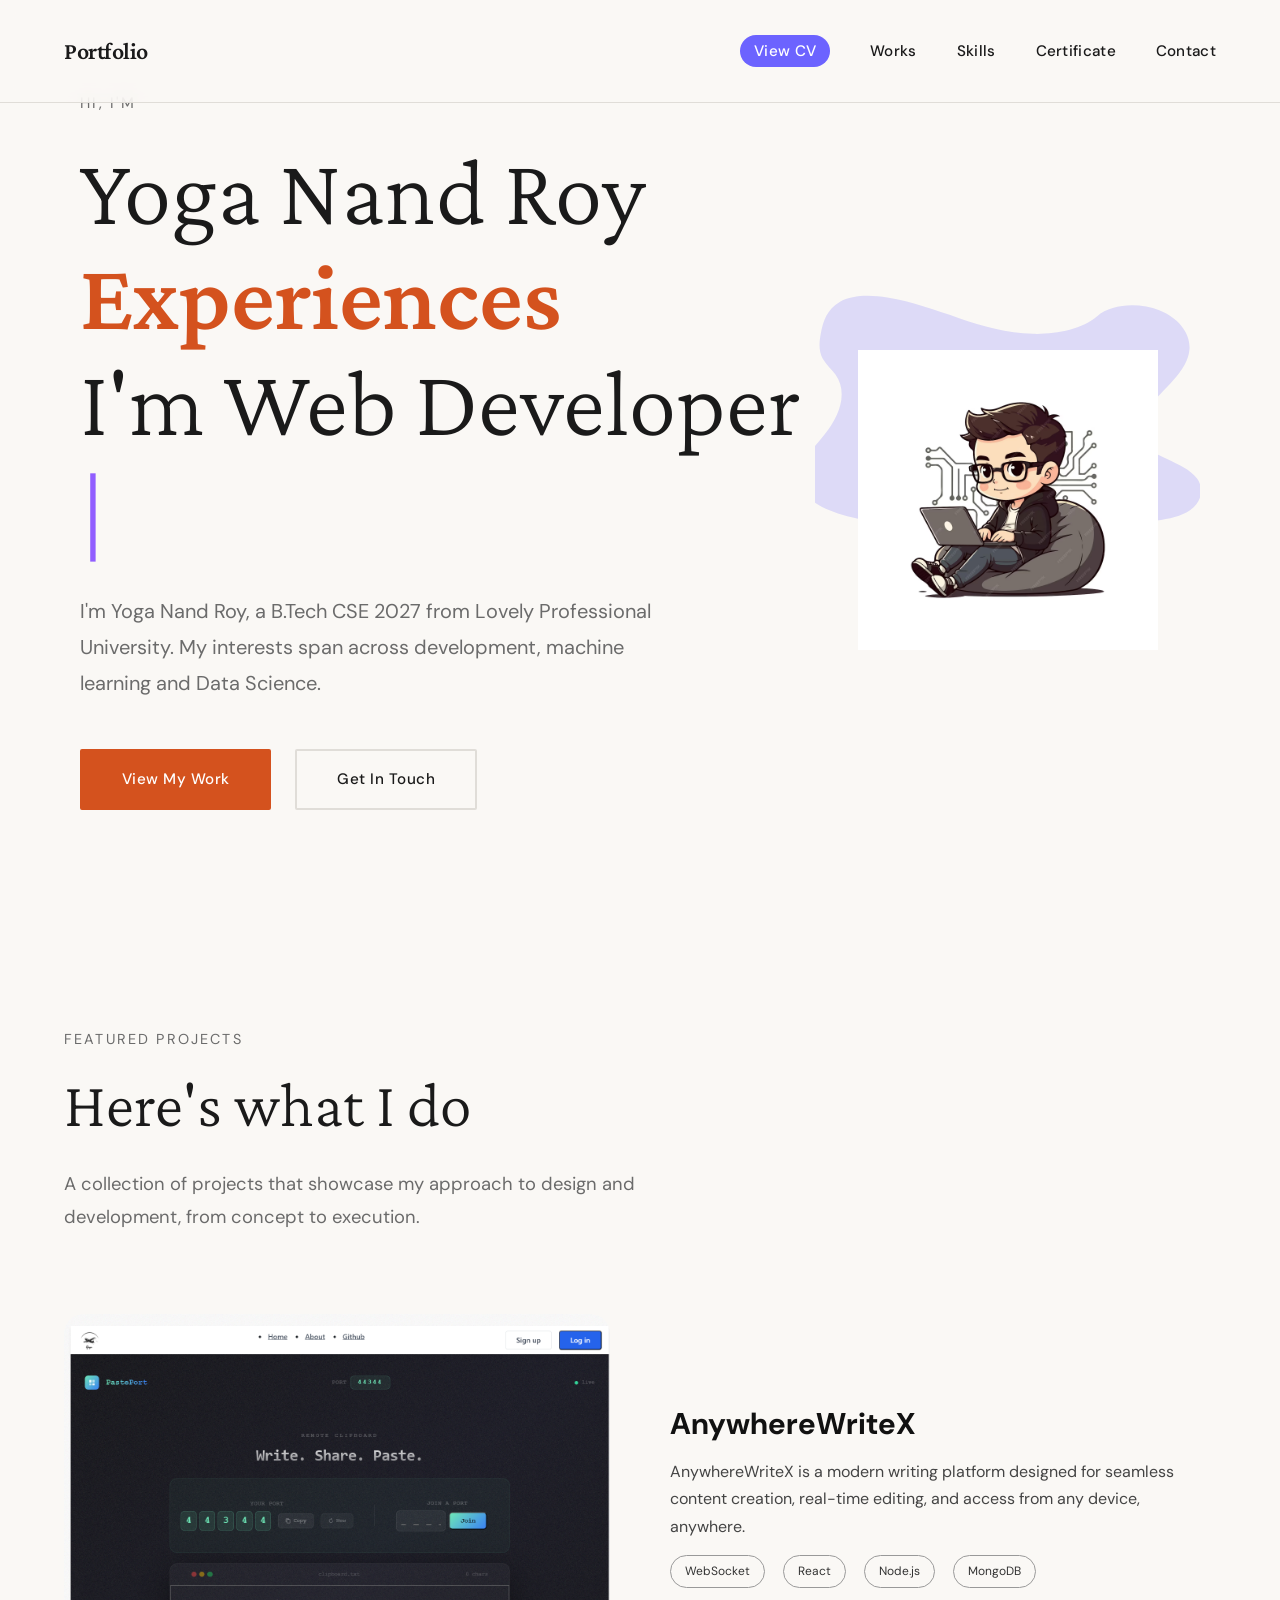
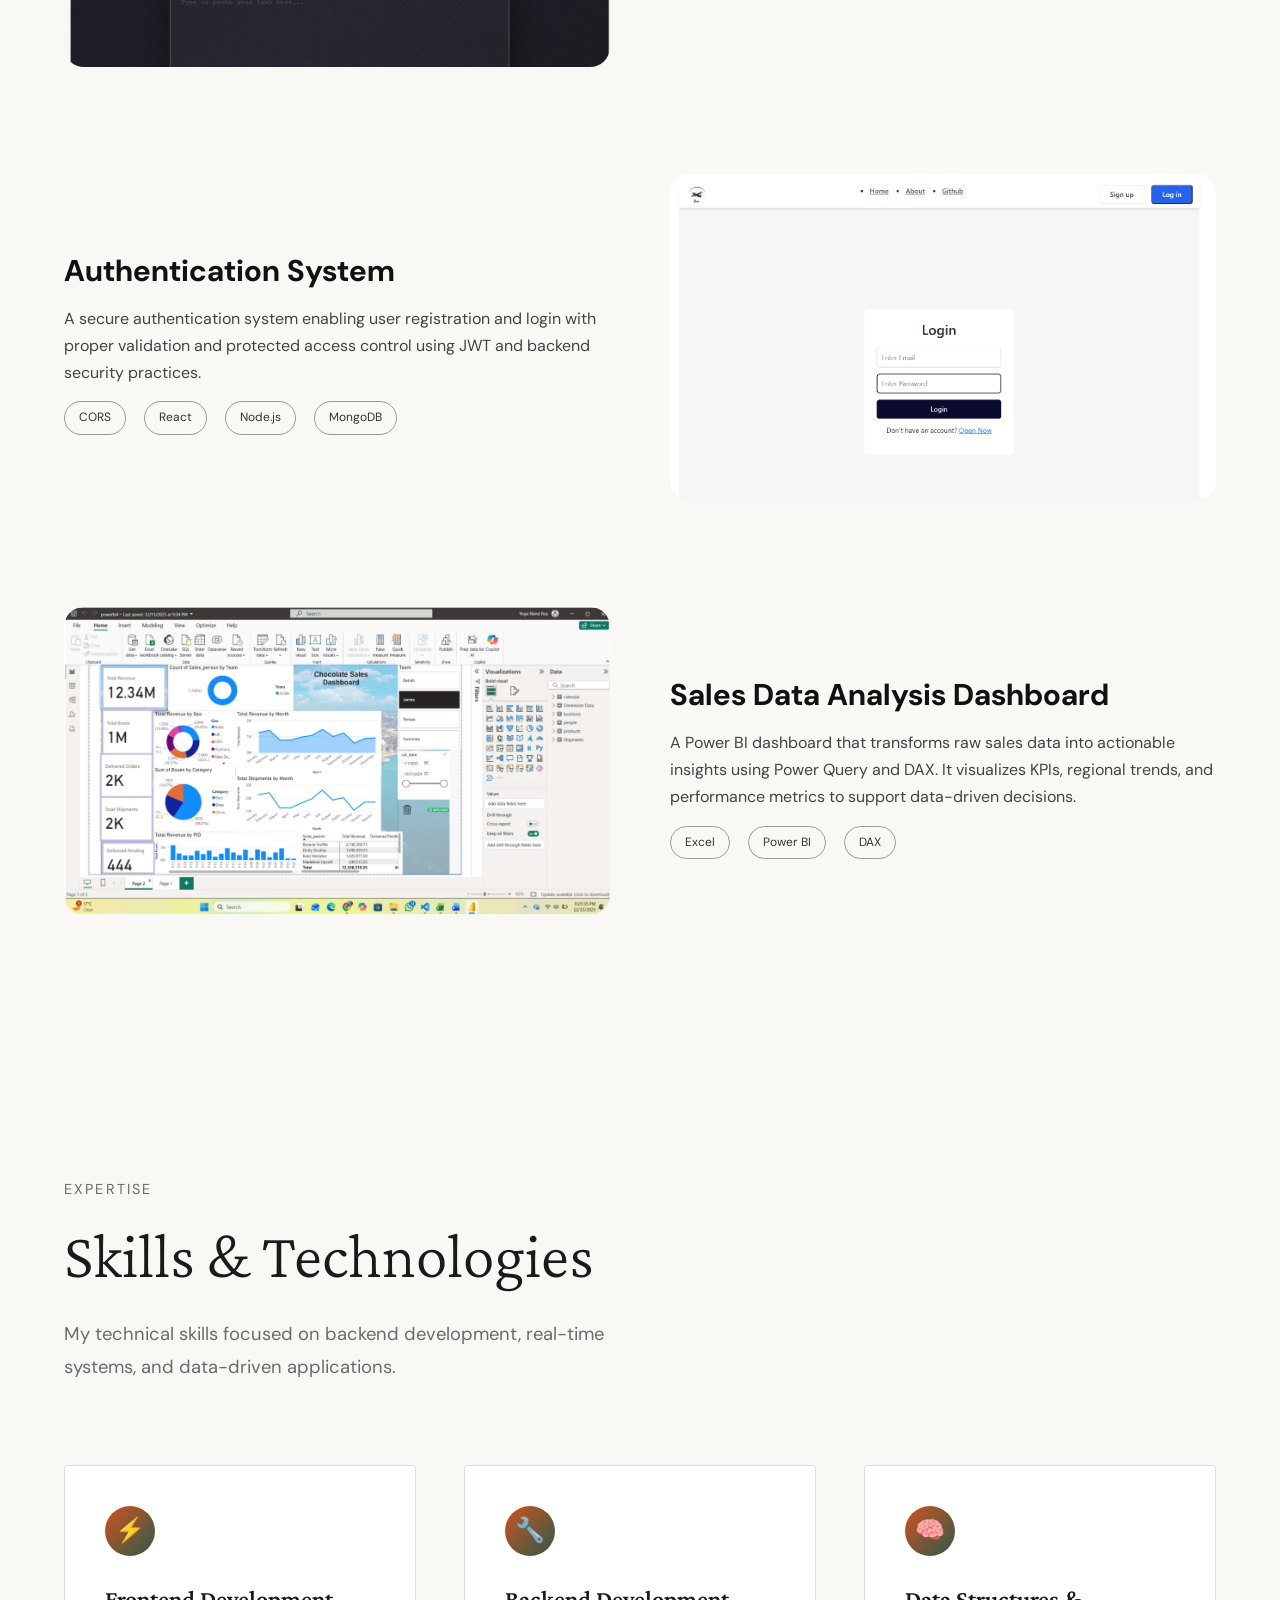
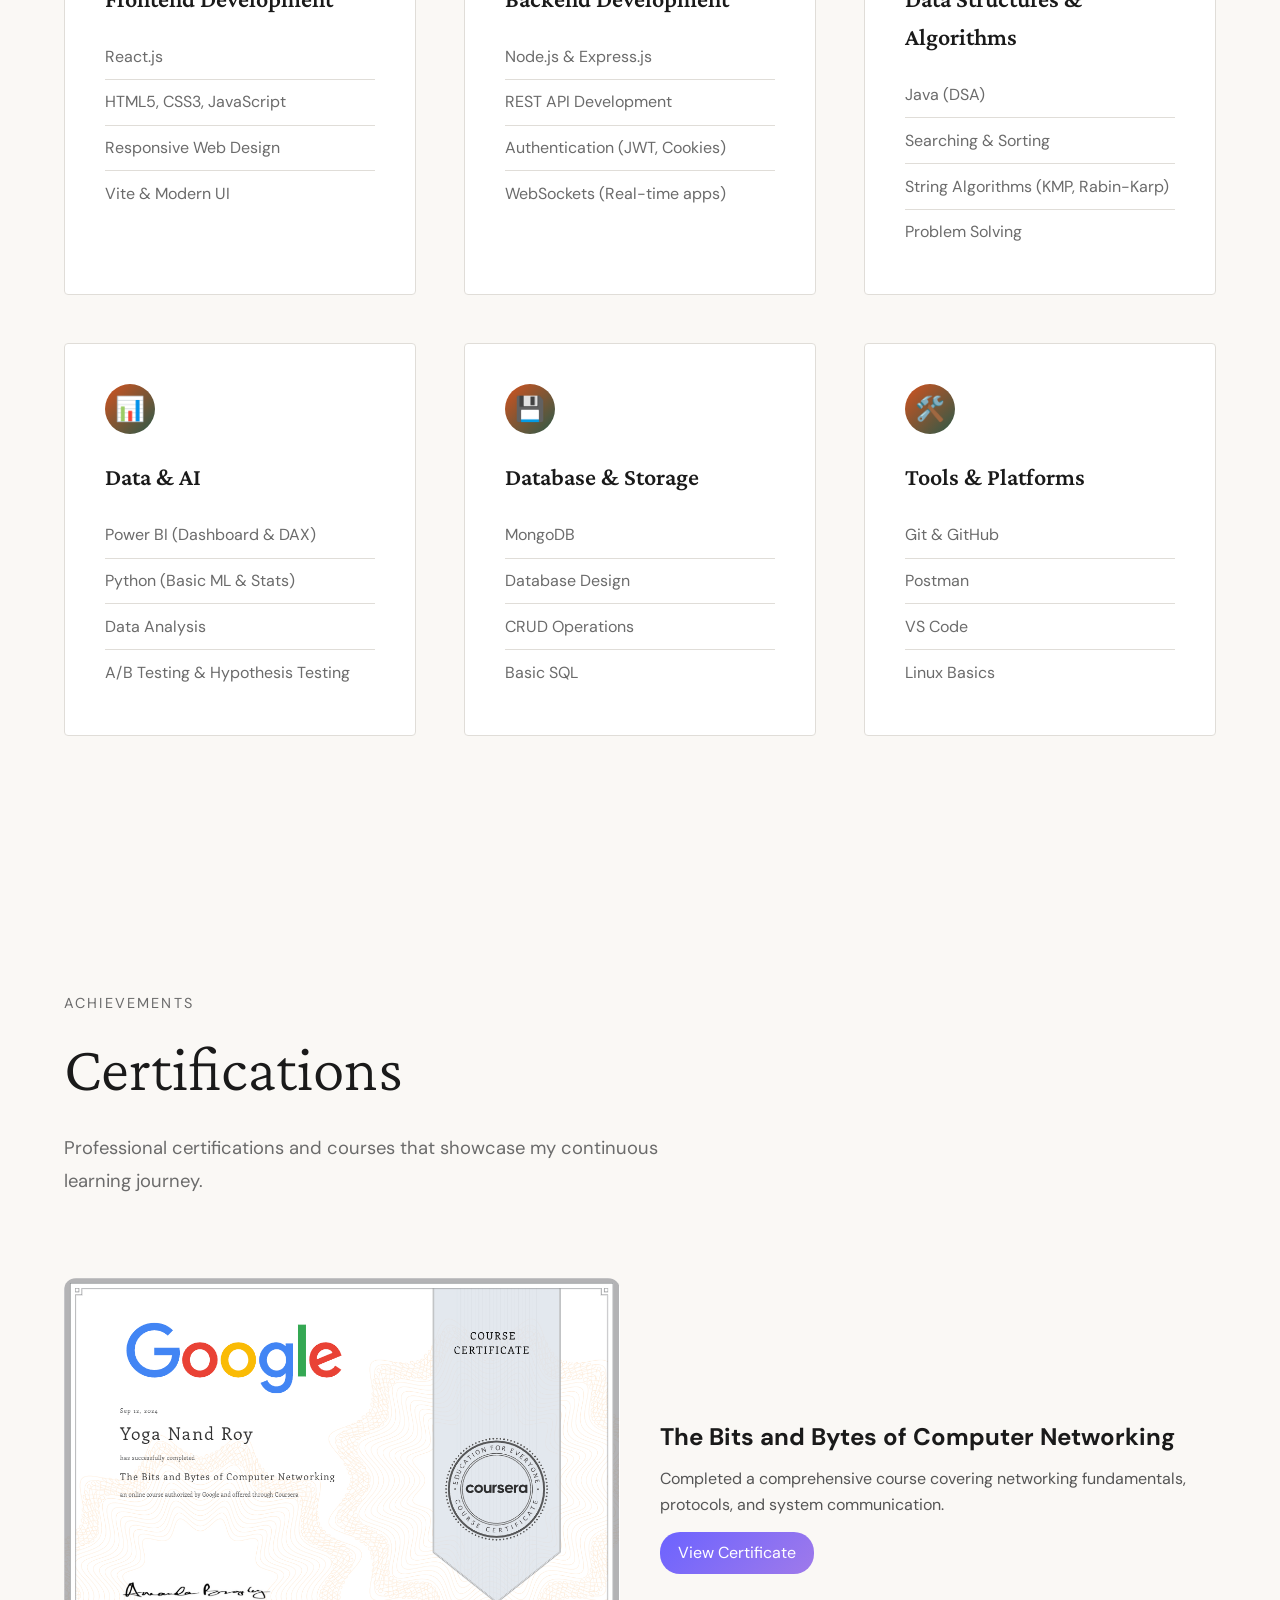
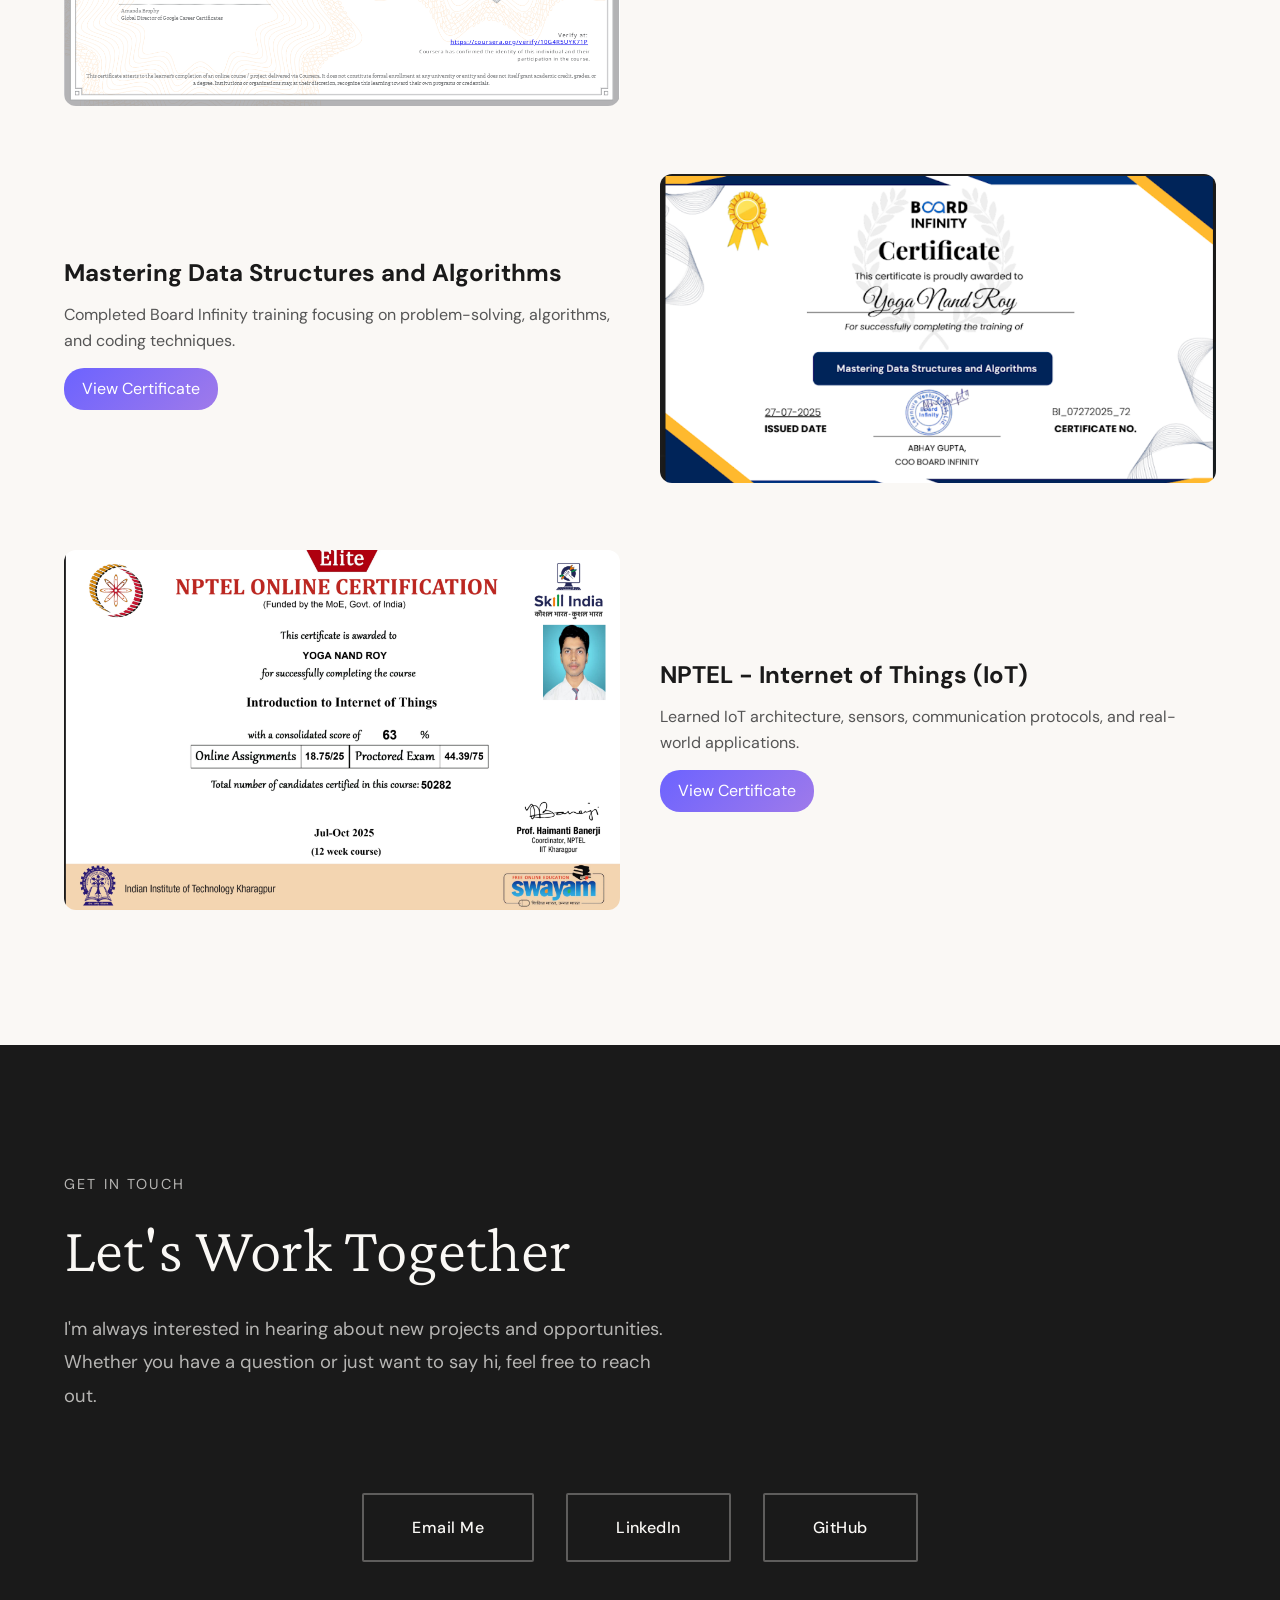
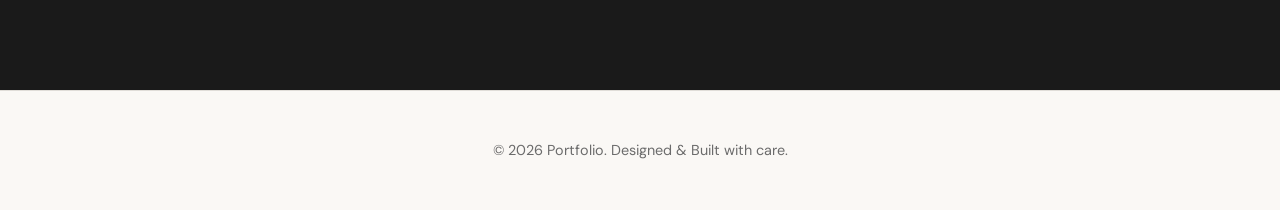
<file: index.html>
<!DOCTYPE html>
<html lang="en">
<head>
    <meta charset="UTF-8">
    <meta name="viewport" content="width=device-width, initial-scale=1.0">
    <title>Portfolio | Creative Developer</title>
    <link href="https://fonts.googleapis.com/css2?family=Crimson+Pro:wght@300;400;600&family=DM+Sans:wght@400;500;700&display=swap" rel="stylesheet">
    <link href="style.css" rel="stylesheet">
</head>
<body>
    <!-- Navigation -->
    <nav>
        <div class="logo">Portfolio</div>
        <ul class="nav-links">
            <li>
        <a href="https://drive.google.com/file/d/1c65ULlgdP-q9ooK_f2BLRLWE5Is6tICD/view?usp=sharing" 
           target="_blank" 
           class="cv-btn">
           View CV
        </a>
    </li>
            <li><a href="#work">Works</a></li>
            <li><a href="#skills">Skills</a></li>
            <li><a href="#certifications">Certificate</a></li>
            <li><a href="#contact">Contact</a></li>
        </ul>
    </nav>

    <!-- Hero Section -->
    <section class="hero">
        <div class="hero-content">
            <div class="hero-eyebrow">Hi, I'm</div>
            <h1 class="hero-title">
                Yoga Nand Roy
                <strong>Experiences</strong>
                <p class="text-[#dfd9ff] font-medium lg:text-[30px] sm:text-[26px] xs:text-[20px] text-[16px] lg:leading-10 h-8 mt-2 text-white-100 max-w-lg">I'm Web Developer <span class="styles-module_blinkingCursor__yugAC styles-module_blinking__9VXRT" style="color: rgb(145, 94, 255);">|</span></p>
            </h1>
            <p class="hero-description">
                I'm Yoga Nand Roy, a B.Tech CSE 2027  from Lovely Professional University. My interests span across development, machine learning and Data Science.
            </p>
            <div class="hero-cta">
                <a href="#work" class="btn btn-primary">View My Work</a>
                <a href="#contact" class="btn btn-secondary">Get In Touch</a>
            </div>
            
        </div>
        <div class="hero-right">

    <!-- SVG BACKGROUND -->
    <svg class="hero-blob" viewBox="80 -10 100.1879 500">
        <path fill="#6c63ff" opacity="0.2"
        d="M 162,94.8 C 129.81195,93.8403 99.15574,84.930003 69.877152,75.179436 40.59857,65.42887 11.608446,54.624763 -19.808717,49.459437 c -20.207038,-3.3227 -43.313601,-3.791886 -59.59661,5.498023 -15.666306,8.957214 -20.729253,24.376417 -23.454693,38.69517 -2.04408,10.7785 -3.25262,22.11579 2.36238,32.20332 3.894189,7.00368 10.812228,12.88984 15.596681,19.59923 16.641093,23.33993 4.878933,52.12244 -13.159698,74.91214 -8.454833,10.68896 -18.272383,20.90016 -24.802493,32.27157 -6.53012,11.3714 -9.54899,24.41907 -3.83949,36.02932 5.66474,11.51642 19.15765,20.14948 33.769589,26.22758 29.686403,12.3439 64.65459,15.87985 98.7822629,17.88031 75.5066201,4.43168 151.4210581,2.51228 227.1265981,0.59287 28.02032,-0.71231 56.15998,-1.43315 83.72273,-5.14826 15.30822,-2.06443 31.11377,-5.3402 42.22441,-13.22255 14.10463,-10.03634 17.60095,-27.03373 8.15146,-39.61648 -15.8553,-21.10917 -59.68116,-26.35553 -70.77689,-49.00875 -6.1024,-12.46759 0.16413,-26.3598 9.02677,-37.92314 19.01841,-24.81147 50.89312,-46.57324 52.57414,-74.93347 C 359.05227,94.04077 343.72913,74.535369 320.0357,65.31797 295.1984,55.656976 260.76237,56.872597 242.4502,72.863357 223.57106,89.31051 190.41817,95.64454 162,94.8 Z"/>
    </svg>

    <!-- IMAGE -->
    <img src="software-developer-vector-illustration-communication-technology-cyber-security_1249867-5444.avif" 
         alt="Developer Illustration"
         class="hero-image">

</div>

    </div>
    </section>

    <!-- Projects Section -->
    <section id="work">
    <div class="section-header reveal">
        <div class="section-eyebrow">Featured Projects</div>
        <h2 class="section-title">Here's what I do</h2>
        <p class="section-description">
            A collection of projects that showcase my approach to design and development,
            from concept to execution.
        </p>
    </div>

    <div class="projects-list">

        <!-- PROJECT 1 -->
        <article class="project-item reveal">
            <div class="project-left">
                <img src="AnywhereWriteX.png" alt="AnywhereWriteX">
            </div>

            <div class="project-right">
                <h3>
                    <a href="https://github.com/Yoganand2004/websocketServer/tree/main/CreateRouter" target="_blank">
                        AnywhereWriteX
                    </a>
                </h3>

                <p>
                    AnywhereWriteX is a modern writing platform designed for seamless content creation,
                    real-time editing, and access from any device, anywhere.
                </p>

                <div class="project-tags">
                    <span>WebSocket</span>
                    <span>React</span>
                    <span>Node.js</span>
                    <span>MongoDB</span>
                </div>
            </div>
        </article>

        <!-- PROJECT 2 -->
        <article class="project-item reveal">
            <div class="project-left">
                <img src="auth.png" alt="Authentication Project">
            </div>

            <div class="project-right">
                <h3>
                    <a href="https://github.com/Yoganand2004/auth-service" target="_blank">
                        Authentication System
                    </a>
                </h3>

                <p >
                    A secure authentication system enabling user registration and login with proper validation
                    and protected access control using JWT and backend security practices.
                </p>

                <div class="project-tags">
                    <span>CORS</span>
                    <span>React</span>
                    <span>Node.js</span>
                    <span>MongoDB</span>
                </div>
            </div>
        </article>

        <!-- PROJECT 3 -->
        <article class="project-item reveal">
            <div class="project-left">
                <img src="powerbi.png" alt="Power BI Dashboard">
            </div>

            <div class="project-right">
                <h3>
                    <a href="YOUR_LINK_HERE" target="_blank">
                        Sales Data Analysis Dashboard
                    </a>
                </h3>

                <p>
                    A Power BI dashboard that transforms raw sales data into actionable insights using Power Query and DAX.
                    It visualizes KPIs, regional trends, and performance metrics to support data-driven decisions.
                </p>

                <div class="project-tags">
                    <span>Excel</span>
                    <span>Power BI</span>
                    <span>DAX</span>
                </div>
            </div>
        </article>

    </div>
</section>

    <!-- Skills Section -->
    <section id="skills">
    <div class="section-header reveal">
        <div class="section-eyebrow">Expertise</div>
        <h2 class="section-title">Skills & Technologies</h2>
        <p class="section-description">
            My technical skills focused on backend development, real-time systems, 
            and data-driven applications.
        </p>
    </div>

    <div class="skills-container">

        <!-- FRONTEND -->
        <div class="skill-category reveal">
            <div class="skill-icon">⚡</div>
            <h3>Frontend Development</h3>
            <ul class="skill-list">
                <li>React.js</li>
                <li>HTML5, CSS3, JavaScript</li>
                <li>Responsive Web Design</li>
                <li>Vite & Modern UI</li>
            </ul>
        </div>

        <!-- BACKEND -->
        <div class="skill-category reveal">
            <div class="skill-icon">🔧</div>
            <h3>Backend Development</h3>
            <ul class="skill-list">
                <li>Node.js & Express.js</li>
                <li>REST API Development</li>
                <li>Authentication (JWT, Cookies)</li>
                <li>WebSockets (Real-time apps)</li>
            </ul>
        </div>

        <!-- DSA -->
        <div class="skill-category reveal">
            <div class="skill-icon">🧠</div>
            <h3>Data Structures & Algorithms</h3>
            <ul class="skill-list">
                <li>Java (DSA)</li>
                <li>Searching & Sorting</li>
                <li>String Algorithms (KMP, Rabin-Karp)</li>
                <li>Problem Solving</li>
            </ul>
        </div>

        <!-- DATA / AI -->
        <div class="skill-category reveal">
            <div class="skill-icon">📊</div>
            <h3>Data & AI</h3>
            <ul class="skill-list">
                <li>Power BI (Dashboard & DAX)</li>
                <li>Python (Basic ML & Stats)</li>
                <li>Data Analysis</li>
                <li>A/B Testing & Hypothesis Testing</li>
            </ul>
        </div>

        <!-- DATABASE -->
        <div class="skill-category reveal">
            <div class="skill-icon">💾</div>
            <h3>Database & Storage</h3>
            <ul class="skill-list">
                <li>MongoDB</li>
                <li>Database Design</li>
                <li>CRUD Operations</li>
                <li>Basic SQL</li>
            </ul>
        </div>

        <!-- TOOLS -->
        <div class="skill-category reveal">
            <div class="skill-icon">🛠️</div>
            <h3>Tools & Platforms</h3>
            <ul class="skill-list">
                <li>Git & GitHub</li>
                <li>Postman</li>
                <li>VS Code</li>
                <li>Linux Basics</li>
            </ul>
        </div>

    </div>
</section>
<section id="certifications">
    <div class="section-header reveal">
        <div class="section-eyebrow">Achievements</div>
        <h2 class="section-title">Certifications</h2>
        <p class="section-description">
            Professional certifications and courses that showcase my continuous learning journey.
        </p>
    </div>

    <div class="cert-container">

        <!-- CERT 1 -->
        <div class="cert-card reveal">
            <div class="cert-image">
                <img src="bits.png" alt="Networking Certificate">
            </div>
            <div class="cert-content">
                <h3>The Bits and Bytes of Computer Networking</h3>
                <p>Completed a comprehensive course covering networking fundamentals, protocols, and system communication.</p>
                <a href="https://coursera.org/share/16e34c3cd28b152997f1285ef2886604" 
                target="_blank" class="cert-btn">View Certificate</a>
            </div>
        </div>

        <!-- CERT 2 -->
        <div class="cert-card reveal">
            <div class="cert-image">
                <img src="master.png" alt="DSA Certificate">
            </div>
            <div class="cert-content">
                <h3>Mastering Data Structures and Algorithms</h3>
                <p>Completed Board Infinity training focusing on problem-solving, algorithms, and coding techniques.</p>
                <a href="https://drive.google.com/file/d/1ZG8F2X3Qoqvrb1mznPFVYGsYU-wWb5El/view?usp=drive_link" 
                target="_blank" class="cert-btn">View Certificate</a>
            </div>
        </div>

        <!-- CERT 3 -->
        <div class="cert-card reveal">
            <div class="cert-image">
                <img src="nptl.png" alt="IoT Certificate">
            </div>
            <div class="cert-content">
                <h3>NPTEL - Internet of Things (IoT)</h3>
                <p>Learned IoT architecture, sensors, communication protocols, and real-world applications.</p>
                <a href="https://drive.google.com/file/d/1wW7Jjyf4tNnWJHc309-7aLbHvmhHcIsD/view?usp=drive_link" target="_blank" class="cert-btn">View Certificate</a>
            </div>
        </div>

    </div>
</section>

    <!-- Contact Section -->
    <section id="contact">
        <div class="section-header reveal">
            <div class="section-eyebrow">Get In Touch</div>
            <h2 class="section-title">Let's Work Together</h2>
            <p class="section-description">
                I'm always interested in hearing about new projects and opportunities. 
                Whether you have a question or just want to say hi, feel free to reach out.
            </p>
        </div>

        <div class="contact-content reveal">
            <div class="contact-links">
                <a href="mailto:yoganand.4k@gmail.com" class="contact-link">Email Me</a>
                <a href="https://www.linkedin.com/in/yoga1" target="_blank" class="contact-link">LinkedIn</a> 


                <a href="https://github.com/Yoganand2004" target="_blank" class="contact-link">GitHub</a>
            </div>
        </div>
    </section>

    <!-- Footer -->
    <footer>
        <p>&copy; 2026 Portfolio. Designed & Built with care.</p>
    </footer>

    <script>
        // Smooth scrolling for navigation links
        document.querySelectorAll('a[href^="#"]').forEach(anchor => {
            anchor.addEventListener('click', function (e) {
                e.preventDefault();
                const target = document.querySelector(this.getAttribute('href'));
                if (target) {
                    target.scrollIntoView({
                        behavior: 'smooth',
                        block: 'start'
                    });
                }
            });
        });

        // Scroll reveal animation
        const revealElements = document.querySelectorAll('.reveal');
        
        const revealOnScroll = () => {
            const windowHeight = window.innerHeight;
            
            revealElements.forEach(element => {
                const elementTop = element.getBoundingClientRect().top;
                const revealPoint = 100;
                
                if (elementTop < windowHeight - revealPoint) {
                    element.classList.add('active');
                }
            });
        };

        window.addEventListener('scroll', revealOnScroll);
        revealOnScroll(); // Initial check

        // Parallax effect for project cards
        document.addEventListener('mousemove', (e) => {
            const cards = document.querySelectorAll('.project-card');
            const x = e.clientX / window.innerWidth;
            const y = e.clientY / window.innerHeight;
            
            cards.forEach((card, index) => {
                const speed = (index % 3 + 1) * 0.5;
                const xOffset = (x - 0.5) * speed;
                const yOffset = (y - 0.5) * speed;
                
                card.style.transform = `translate(${xOffset}px, ${yOffset}px)`;
            });
        });

        // Add active state to navigation on scroll
        const sections = document.querySelectorAll('section[id]');
        const navLinks = document.querySelectorAll('.nav-links a');

        window.addEventListener('scroll', () => {
            let current = '';
            
            sections.forEach(section => {
                const sectionTop = section.offsetTop;
                const sectionHeight = section.clientHeight;
                if (pageYOffset >= sectionTop - 200) {
                    current = section.getAttribute('id');
                }
            });

            navLinks.forEach(link => {
                link.style.color = '';
                if (link.getAttribute('href').slice(1) === current) {
                    link.style.color = 'var(--color-accent)';
                }
            });
        });
    </script>
</body>
</html>
</file>
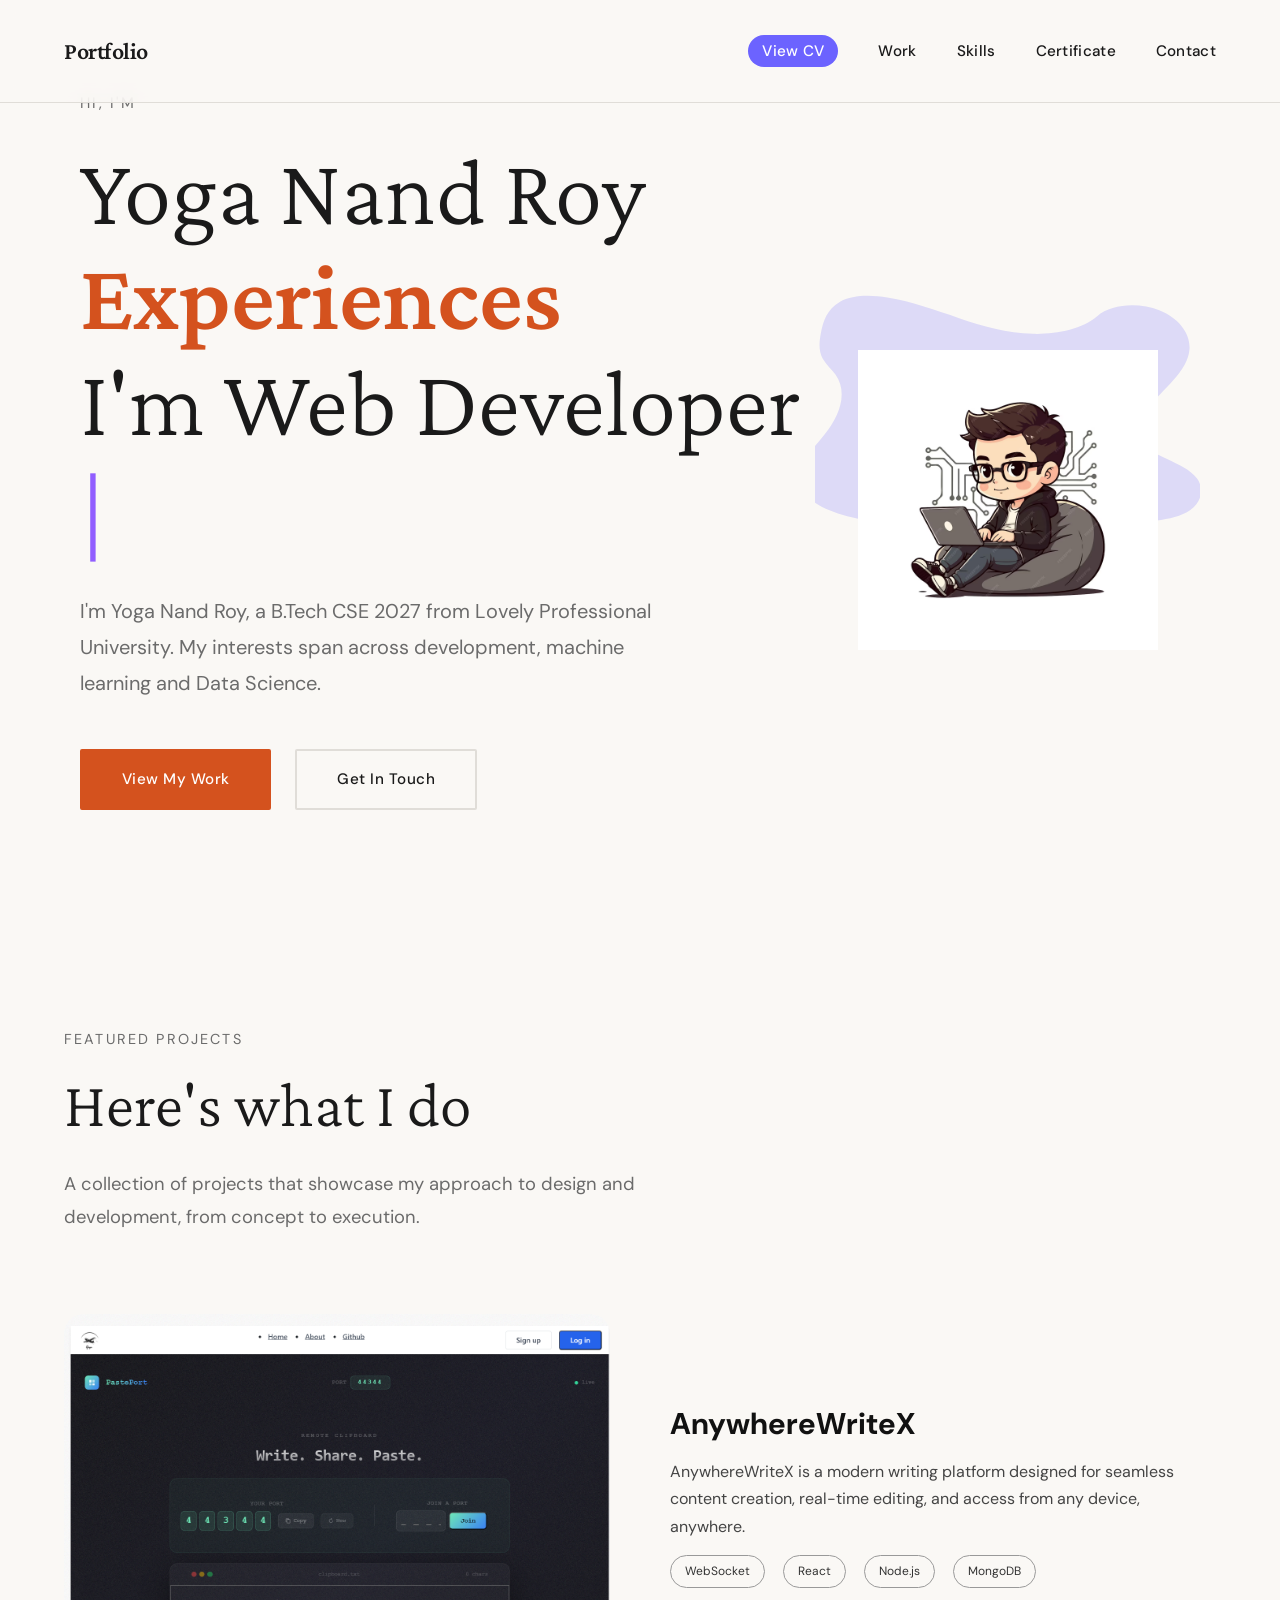
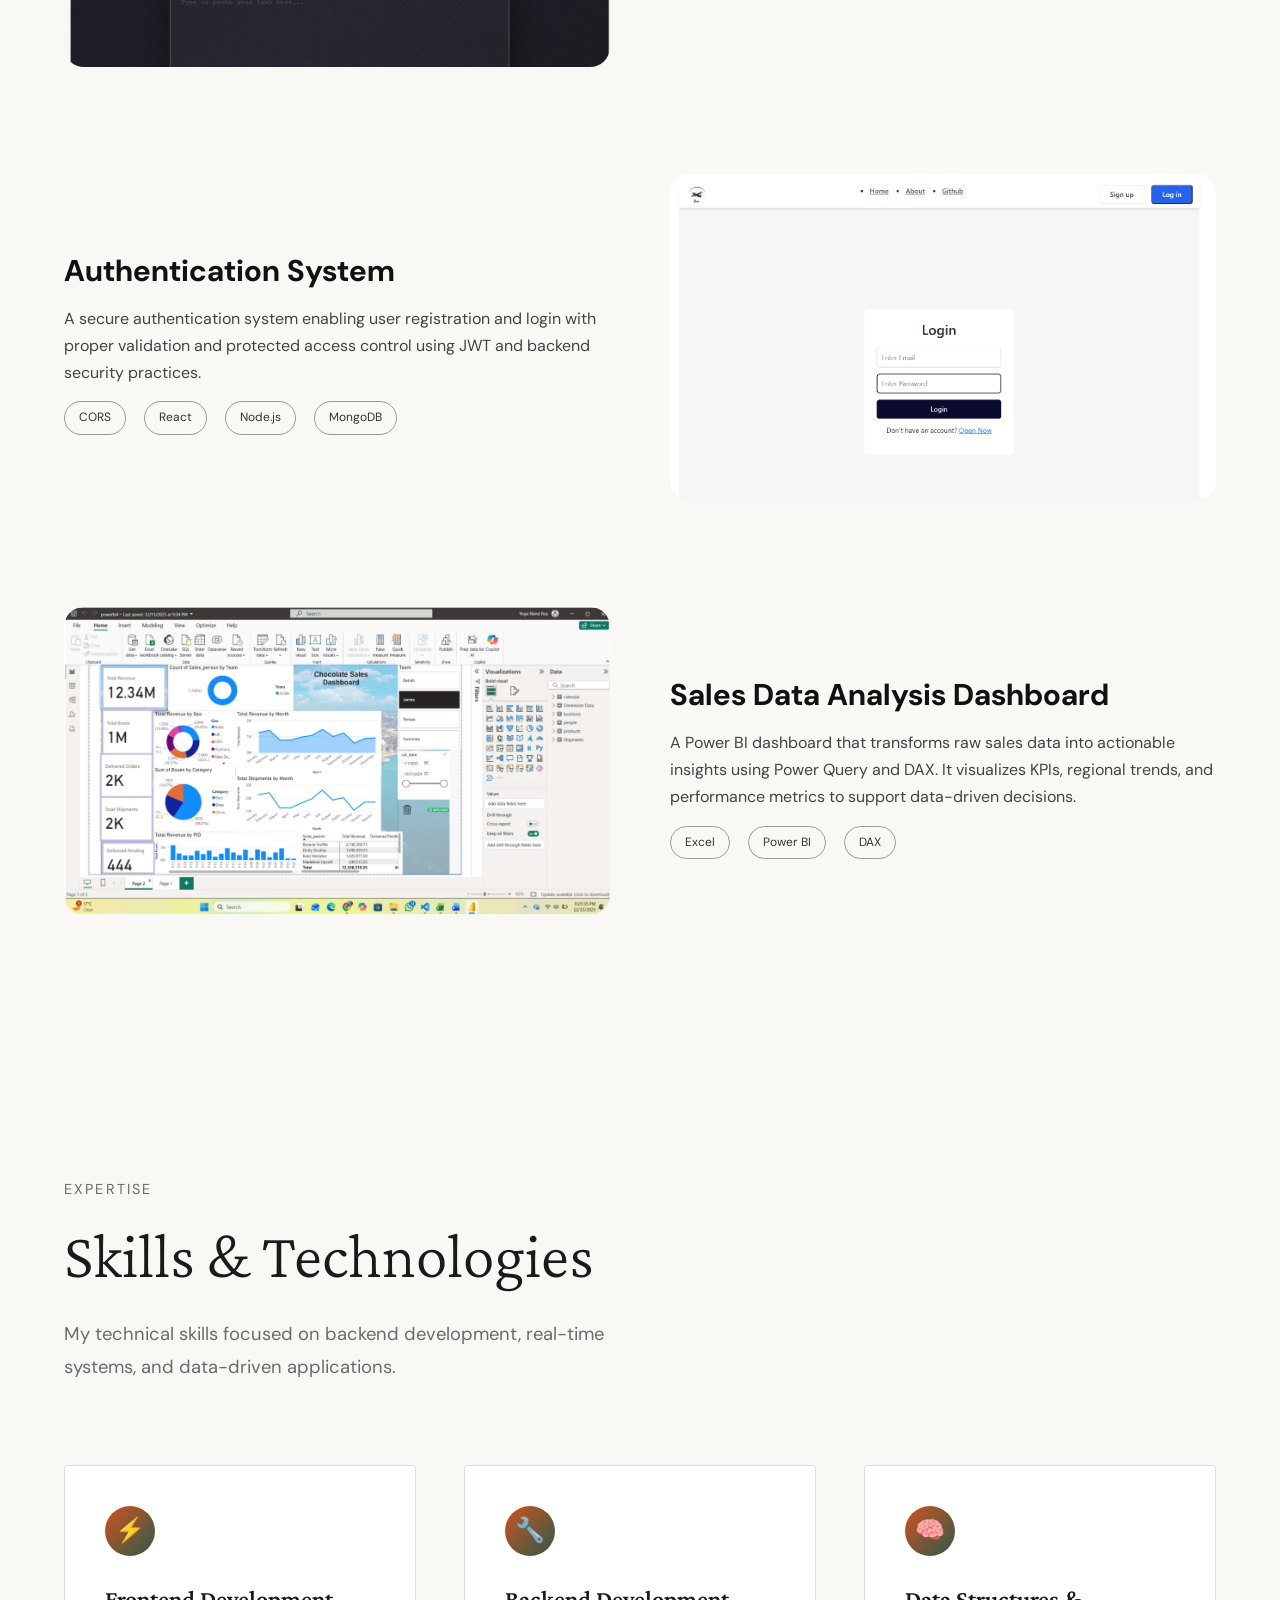
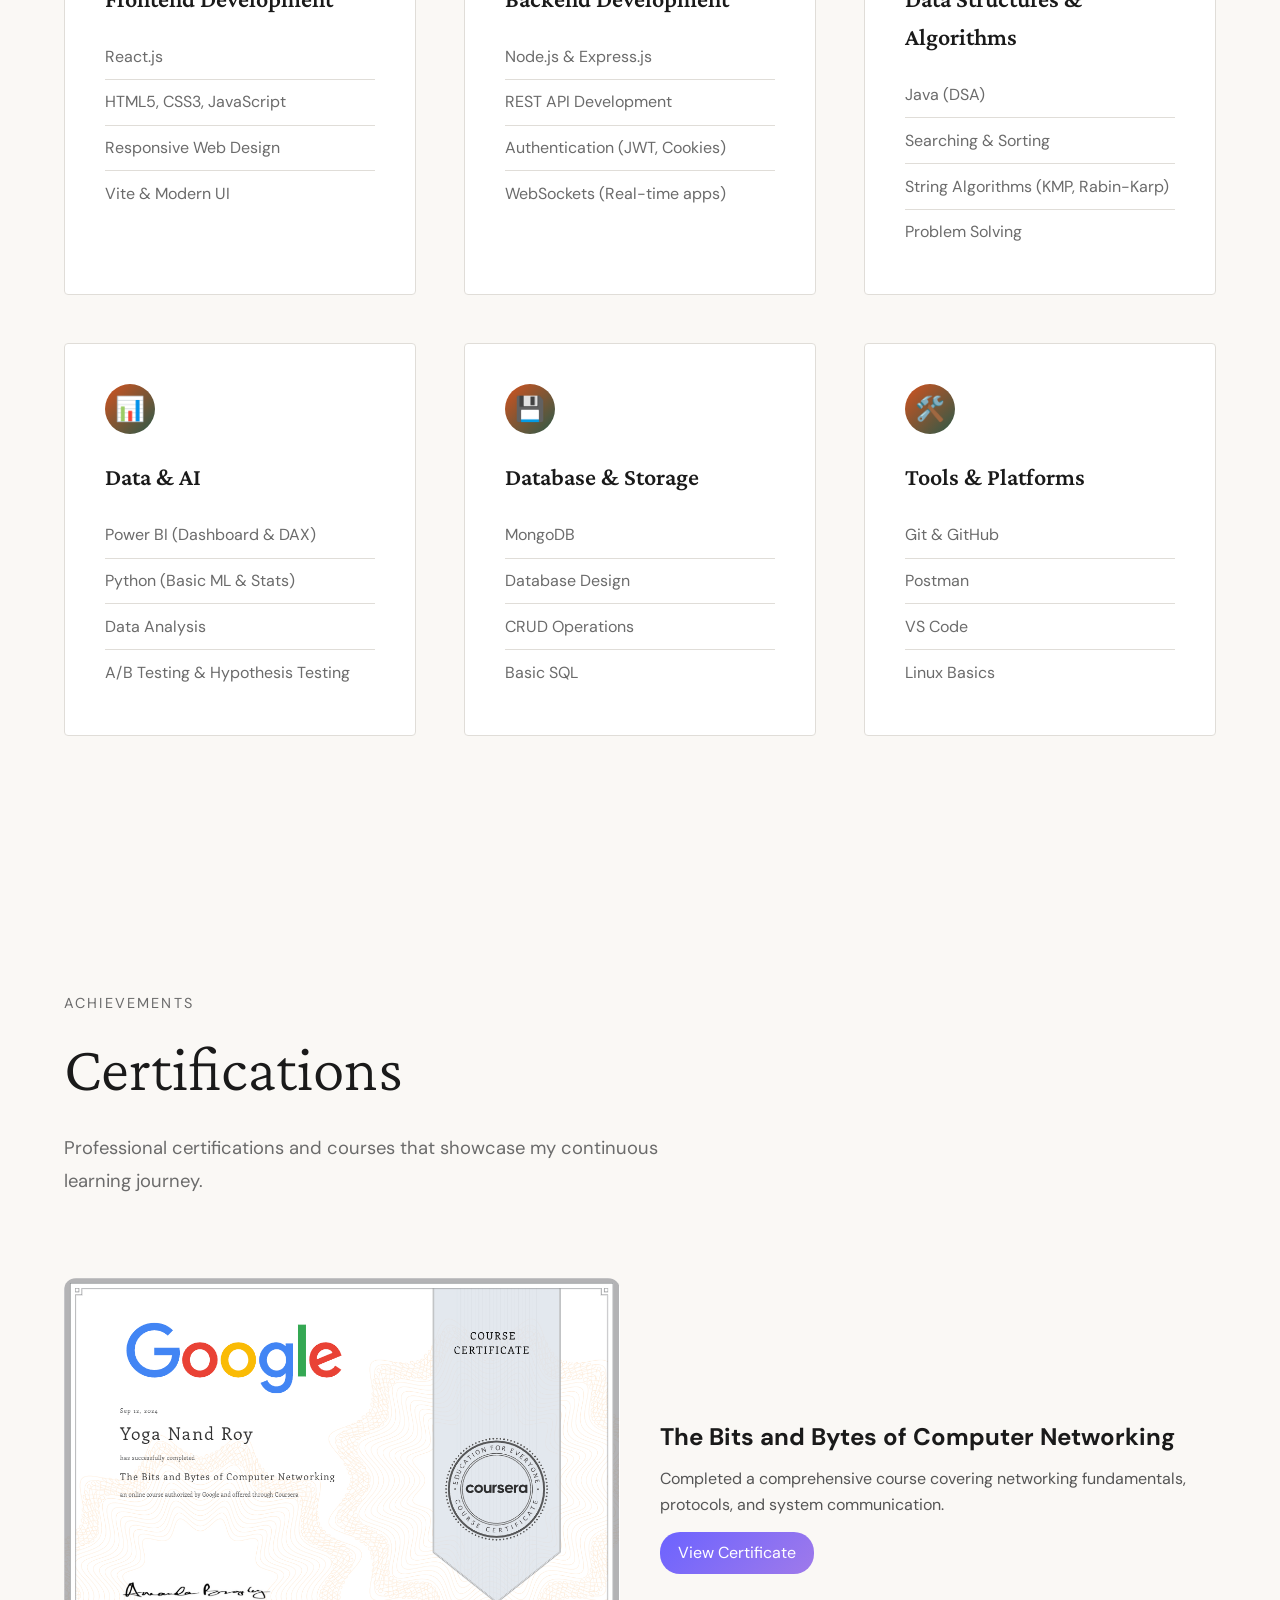
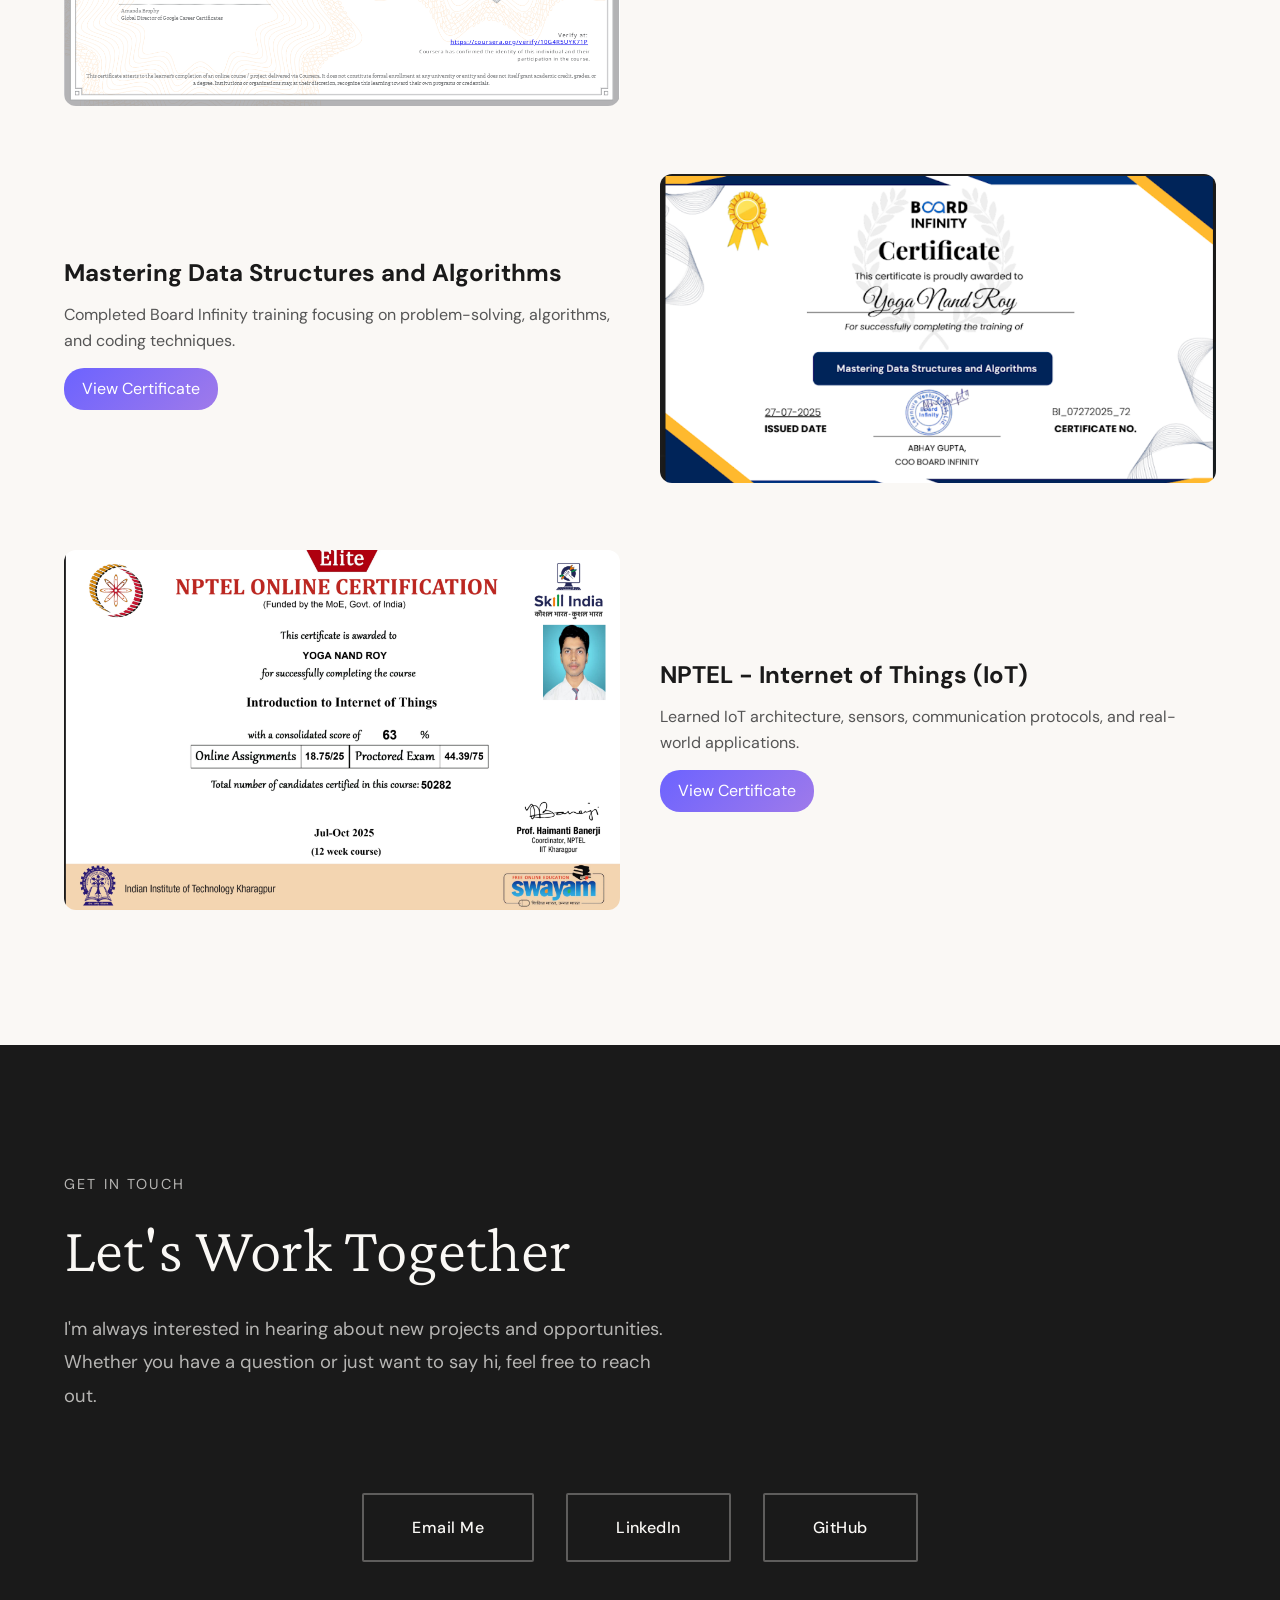
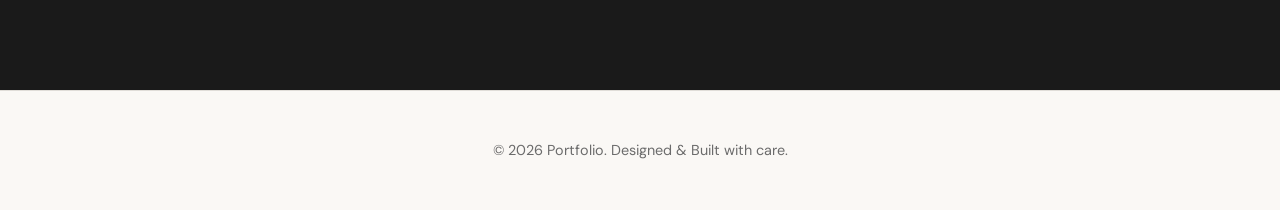
<file: portfolio.html>
<!DOCTYPE html>
<html lang="en">
<head>
    <meta charset="UTF-8">
    <meta name="viewport" content="width=device-width, initial-scale=1.0">
    <title>Portfolio | Creative Developer</title>
    <link href="https://fonts.googleapis.com/css2?family=Crimson+Pro:wght@300;400;600&family=DM+Sans:wght@400;500;700&display=swap" rel="stylesheet">
    <link href="stypel.css" rel="stylesheet">
</head>
<body>
    <!-- Navigation -->
    <nav>
        <div class="logo">Portfolio</div>
        <ul class="nav-links">
            <li>
        <a href="https://drive.google.com/file/d/1c65ULlgdP-q9ooK_f2BLRLWE5Is6tICD/view?usp=sharing" 
           target="_blank" 
           class="cv-btn">
           View CV
        </a>
    </li>
            <li><a href="#work">Work</a></li>
            <li><a href="#skills">Skills</a></li>
            <li><a href="#certifications">Certificate</a></li>
            <li><a href="#contact">Contact</a></li>
        </ul>
    </nav>

    <!-- Hero Section -->
    <section class="hero">
        <div class="hero-content">
            <div class="hero-eyebrow">Hi, I'm</div>
            <h1 class="hero-title">
                Yoga Nand Roy
                <strong>Experiences</strong>
                <p class="text-[#dfd9ff] font-medium lg:text-[30px] sm:text-[26px] xs:text-[20px] text-[16px] lg:leading-10 h-8 mt-2 text-white-100 max-w-lg">I'm Web Developer <span class="styles-module_blinkingCursor__yugAC styles-module_blinking__9VXRT" style="color: rgb(145, 94, 255);">|</span></p>
            </h1>
            <p class="hero-description">
                I'm Yoga Nand Roy, a B.Tech CSE 2027  from Lovely Professional University. My interests span across development, machine learning and Data Science.
            </p>
            <div class="hero-cta">
                <a href="#work" class="btn btn-primary">View My Work</a>
                <a href="#contact" class="btn btn-secondary">Get In Touch</a>
            </div>
            
        </div>
        <div class="hero-right">

    <!-- SVG BACKGROUND -->
    <svg class="hero-blob" viewBox="80 -10 100.1879 500">
        <path fill="#6c63ff" opacity="0.2"
        d="M 162,94.8 C 129.81195,93.8403 99.15574,84.930003 69.877152,75.179436 40.59857,65.42887 11.608446,54.624763 -19.808717,49.459437 c -20.207038,-3.3227 -43.313601,-3.791886 -59.59661,5.498023 -15.666306,8.957214 -20.729253,24.376417 -23.454693,38.69517 -2.04408,10.7785 -3.25262,22.11579 2.36238,32.20332 3.894189,7.00368 10.812228,12.88984 15.596681,19.59923 16.641093,23.33993 4.878933,52.12244 -13.159698,74.91214 -8.454833,10.68896 -18.272383,20.90016 -24.802493,32.27157 -6.53012,11.3714 -9.54899,24.41907 -3.83949,36.02932 5.66474,11.51642 19.15765,20.14948 33.769589,26.22758 29.686403,12.3439 64.65459,15.87985 98.7822629,17.88031 75.5066201,4.43168 151.4210581,2.51228 227.1265981,0.59287 28.02032,-0.71231 56.15998,-1.43315 83.72273,-5.14826 15.30822,-2.06443 31.11377,-5.3402 42.22441,-13.22255 14.10463,-10.03634 17.60095,-27.03373 8.15146,-39.61648 -15.8553,-21.10917 -59.68116,-26.35553 -70.77689,-49.00875 -6.1024,-12.46759 0.16413,-26.3598 9.02677,-37.92314 19.01841,-24.81147 50.89312,-46.57324 52.57414,-74.93347 C 359.05227,94.04077 343.72913,74.535369 320.0357,65.31797 295.1984,55.656976 260.76237,56.872597 242.4502,72.863357 223.57106,89.31051 190.41817,95.64454 162,94.8 Z"/>
    </svg>

    <!-- IMAGE -->
    <img src="software-developer-vector-illustration-communication-technology-cyber-security_1249867-5444.avif" 
         alt="Developer Illustration"
         class="hero-image">

</div>

    </div>
    </section>

    <!-- Projects Section -->
    <section id="work">
    <div class="section-header reveal">
        <div class="section-eyebrow">Featured Projects</div>
        <h2 class="section-title">Here's what I do</h2>
        <p class="section-description">
            A collection of projects that showcase my approach to design and development,
            from concept to execution.
        </p>
    </div>

    <div class="projects-list">

        <!-- PROJECT 1 -->
        <article class="project-item reveal">
            <div class="project-left">
                <img src="AnywhereWriteX.png" alt="AnywhereWriteX">
            </div>

            <div class="project-right">
                <h3>
                    <a href="https://github.com/Yoganand2004/websocketServer/tree/main/CreateRouter" target="_blank">
                        AnywhereWriteX
                    </a>
                </h3>

                <p>
                    AnywhereWriteX is a modern writing platform designed for seamless content creation,
                    real-time editing, and access from any device, anywhere.
                </p>

                <div class="project-tags">
                    <span>WebSocket</span>
                    <span>React</span>
                    <span>Node.js</span>
                    <span>MongoDB</span>
                </div>
            </div>
        </article>

        <!-- PROJECT 2 -->
        <article class="project-item reveal">
            <div class="project-left">
                <img src="auth.png" alt="Authentication Project">
            </div>

            <div class="project-right">
                <h3>
                    <a href="https://github.com/Yoganand2004/auth-service" target="_blank">
                        Authentication System
                    </a>
                </h3>

                <p >
                    A secure authentication system enabling user registration and login with proper validation
                    and protected access control using JWT and backend security practices.
                </p>

                <div class="project-tags">
                    <span>CORS</span>
                    <span>React</span>
                    <span>Node.js</span>
                    <span>MongoDB</span>
                </div>
            </div>
        </article>

        <!-- PROJECT 3 -->
        <article class="project-item reveal">
            <div class="project-left">
                <img src="powerbi.png" alt="Power BI Dashboard">
            </div>

            <div class="project-right">
                <h3>
                    <a href="YOUR_LINK_HERE" target="_blank">
                        Sales Data Analysis Dashboard
                    </a>
                </h3>

                <p>
                    A Power BI dashboard that transforms raw sales data into actionable insights using Power Query and DAX.
                    It visualizes KPIs, regional trends, and performance metrics to support data-driven decisions.
                </p>

                <div class="project-tags">
                    <span>Excel</span>
                    <span>Power BI</span>
                    <span>DAX</span>
                </div>
            </div>
        </article>

    </div>
</section>

    <!-- Skills Section -->
    <section id="skills">
    <div class="section-header reveal">
        <div class="section-eyebrow">Expertise</div>
        <h2 class="section-title">Skills & Technologies</h2>
        <p class="section-description">
            My technical skills focused on backend development, real-time systems, 
            and data-driven applications.
        </p>
    </div>

    <div class="skills-container">

        <!-- FRONTEND -->
        <div class="skill-category reveal">
            <div class="skill-icon">⚡</div>
            <h3>Frontend Development</h3>
            <ul class="skill-list">
                <li>React.js</li>
                <li>HTML5, CSS3, JavaScript</li>
                <li>Responsive Web Design</li>
                <li>Vite & Modern UI</li>
            </ul>
        </div>

        <!-- BACKEND -->
        <div class="skill-category reveal">
            <div class="skill-icon">🔧</div>
            <h3>Backend Development</h3>
            <ul class="skill-list">
                <li>Node.js & Express.js</li>
                <li>REST API Development</li>
                <li>Authentication (JWT, Cookies)</li>
                <li>WebSockets (Real-time apps)</li>
            </ul>
        </div>

        <!-- DSA -->
        <div class="skill-category reveal">
            <div class="skill-icon">🧠</div>
            <h3>Data Structures & Algorithms</h3>
            <ul class="skill-list">
                <li>Java (DSA)</li>
                <li>Searching & Sorting</li>
                <li>String Algorithms (KMP, Rabin-Karp)</li>
                <li>Problem Solving</li>
            </ul>
        </div>

        <!-- DATA / AI -->
        <div class="skill-category reveal">
            <div class="skill-icon">📊</div>
            <h3>Data & AI</h3>
            <ul class="skill-list">
                <li>Power BI (Dashboard & DAX)</li>
                <li>Python (Basic ML & Stats)</li>
                <li>Data Analysis</li>
                <li>A/B Testing & Hypothesis Testing</li>
            </ul>
        </div>

        <!-- DATABASE -->
        <div class="skill-category reveal">
            <div class="skill-icon">💾</div>
            <h3>Database & Storage</h3>
            <ul class="skill-list">
                <li>MongoDB</li>
                <li>Database Design</li>
                <li>CRUD Operations</li>
                <li>Basic SQL</li>
            </ul>
        </div>

        <!-- TOOLS -->
        <div class="skill-category reveal">
            <div class="skill-icon">🛠️</div>
            <h3>Tools & Platforms</h3>
            <ul class="skill-list">
                <li>Git & GitHub</li>
                <li>Postman</li>
                <li>VS Code</li>
                <li>Linux Basics</li>
            </ul>
        </div>

    </div>
</section>
<section id="certifications">
    <div class="section-header reveal">
        <div class="section-eyebrow">Achievements</div>
        <h2 class="section-title">Certifications</h2>
        <p class="section-description">
            Professional certifications and courses that showcase my continuous learning journey.
        </p>
    </div>

    <div class="cert-container">

        <!-- CERT 1 -->
        <div class="cert-card reveal">
            <div class="cert-image">
                <img src="bits.png" alt="Networking Certificate">
            </div>
            <div class="cert-content">
                <h3>The Bits and Bytes of Computer Networking</h3>
                <p>Completed a comprehensive course covering networking fundamentals, protocols, and system communication.</p>
                <a href="https://coursera.org/share/16e34c3cd28b152997f1285ef2886604" 
                target="_blank" class="cert-btn">View Certificate</a>
            </div>
        </div>

        <!-- CERT 2 -->
        <div class="cert-card reveal">
            <div class="cert-image">
                <img src="master.png" alt="DSA Certificate">
            </div>
            <div class="cert-content">
                <h3>Mastering Data Structures and Algorithms</h3>
                <p>Completed Board Infinity training focusing on problem-solving, algorithms, and coding techniques.</p>
                <a href="https://drive.google.com/file/d/1ZG8F2X3Qoqvrb1mznPFVYGsYU-wWb5El/view?usp=drive_link" 
                target="_blank" class="cert-btn">View Certificate</a>
            </div>
        </div>

        <!-- CERT 3 -->
        <div class="cert-card reveal">
            <div class="cert-image">
                <img src="nptl.png" alt="IoT Certificate">
            </div>
            <div class="cert-content">
                <h3>NPTEL - Internet of Things (IoT)</h3>
                <p>Learned IoT architecture, sensors, communication protocols, and real-world applications.</p>
                <a href="https://drive.google.com/file/d/1wW7Jjyf4tNnWJHc309-7aLbHvmhHcIsD/view?usp=drive_link" target="_blank" class="cert-btn">View Certificate</a>
            </div>
        </div>

    </div>
</section>

    <!-- Contact Section -->
    <section id="contact">
        <div class="section-header reveal">
            <div class="section-eyebrow">Get In Touch</div>
            <h2 class="section-title">Let's Work Together</h2>
            <p class="section-description">
                I'm always interested in hearing about new projects and opportunities. 
                Whether you have a question or just want to say hi, feel free to reach out.
            </p>
        </div>

        <div class="contact-content reveal">
            <div class="contact-links">
                <a href="mailto:yoganand.4k@gmail.com" class="contact-link">Email Me</a>
                <a href="https://www.linkedin.com/in/yoga1" target="_blank" class="contact-link">LinkedIn</a> 


                <a href="https://github.com/Yoganand2004" target="_blank" class="contact-link">GitHub</a>
            </div>
        </div>
    </section>

    <!-- Footer -->
    <footer>
        <p>&copy; 2026 Portfolio. Designed & Built with care.</p>
    </footer>

    <script>
        // Smooth scrolling for navigation links
        document.querySelectorAll('a[href^="#"]').forEach(anchor => {
            anchor.addEventListener('click', function (e) {
                e.preventDefault();
                const target = document.querySelector(this.getAttribute('href'));
                if (target) {
                    target.scrollIntoView({
                        behavior: 'smooth',
                        block: 'start'
                    });
                }
            });
        });

        // Scroll reveal animation
        const revealElements = document.querySelectorAll('.reveal');
        
        const revealOnScroll = () => {
            const windowHeight = window.innerHeight;
            
            revealElements.forEach(element => {
                const elementTop = element.getBoundingClientRect().top;
                const revealPoint = 100;
                
                if (elementTop < windowHeight - revealPoint) {
                    element.classList.add('active');
                }
            });
        };

        window.addEventListener('scroll', revealOnScroll);
        revealOnScroll(); // Initial check

        // Parallax effect for project cards
        document.addEventListener('mousemove', (e) => {
            const cards = document.querySelectorAll('.project-card');
            const x = e.clientX / window.innerWidth;
            const y = e.clientY / window.innerHeight;
            
            cards.forEach((card, index) => {
                const speed = (index % 3 + 1) * 0.5;
                const xOffset = (x - 0.5) * speed;
                const yOffset = (y - 0.5) * speed;
                
                card.style.transform = `translate(${xOffset}px, ${yOffset}px)`;
            });
        });

        // Add active state to navigation on scroll
        const sections = document.querySelectorAll('section[id]');
        const navLinks = document.querySelectorAll('.nav-links a');

        window.addEventListener('scroll', () => {
            let current = '';
            
            sections.forEach(section => {
                const sectionTop = section.offsetTop;
                const sectionHeight = section.clientHeight;
                if (pageYOffset >= sectionTop - 200) {
                    current = section.getAttribute('id');
                }
            });

            navLinks.forEach(link => {
                link.style.color = '';
                if (link.getAttribute('href').slice(1) === current) {
                    link.style.color = 'var(--color-accent)';
                }
            });
        });
    </script>
</body>
</html>
</file>
<file: style.css>
:root {
            --color-bg: #faf8f5;
            --color-text: #1a1a1a;
            --color-accent: #d4521e;
            --color-secondary: #2a5a4a;
            --color-muted: #6b6b6b;
            --color-border: #e0ddd8;
            --font-serif: 'Crimson Pro', serif;
            --font-sans: 'DM Sans', sans-serif;
        }

        * {
            margin: 0;
            padding: 0;
            box-sizing: border-box;
        }

        body {
            font-family: var(--font-sans);
            background: var(--color-bg);
            color: var(--color-text);
            line-height: 1.6;
            overflow-x: hidden;
        }

        /* Navigation */
        nav {
            position: fixed;
            top: 0;
            left: 0;
            right: 0;
            padding: 2rem 4rem;
            display: flex;
            justify-content: space-between;
            align-items: center;
            z-index: 1000;
            backdrop-filter: blur(10px);
            background: rgba(250, 248, 245, 0.8);
            border-bottom: 1px solid var(--color-border);
            animation: slideDown 0.8s ease;
        }

        .logo {
            font-family: var(--font-serif);
            font-size: 1.5rem;
            font-weight: 600;
            letter-spacing: -0.02em;
        }

        .nav-links {
            display: flex;
            gap: 2.5rem;
            list-style: none;
        }

        .nav-links a {
            text-decoration: none;
            color: var(--color-text);
            font-size: 0.95rem;
            font-weight: 500;
            letter-spacing: 0.02em;
            position: relative;
            transition: color 0.3s ease;
        }

        .nav-links a::after {
            content: '';
            position: absolute;
            bottom: -4px;
            left: 0;
            width: 0;
            height: 1px;
            background: var(--color-accent);
            transition: width 0.3s ease;
        }

        .nav-links a:hover {
            color: var(--color-accent);
        }

        .nav-links a:hover::after {
            width: 100%;
        }

        /* Hero Section */
        .hero {
            min-height: 100vh;
            display: flex;
            align-items: center;
            padding: 0 4rem;
            padding-top: 5rem;
        }

        .hero-content {
            max-width: 800px;
        }

        .hero-eyebrow {
            font-size: 0.95rem;
            letter-spacing: 0.15em;
            text-transform: uppercase;
            color: var(--color-muted);
            margin-bottom: 1.5rem;
            opacity: 0;
            animation: fadeInUp 0.8s ease 0.2s forwards;
        }

        .hero-title {
            font-family: var(--font-serif);
            font-size: clamp(3rem, 8vw, 6rem);
            line-height: 1.1;
            font-weight: 300;
            margin-bottom: 2rem;
            opacity: 0;
            animation: fadeInUp 0.8s ease 0.4s forwards;
        }

        .hero-title strong {
            font-weight: 600;
            color: var(--color-accent);
            display: block;
        }

        .hero-description {
            font-size: 1.25rem;
            line-height: 1.8;
            color: var(--color-muted);
            max-width: 600px;
            margin-bottom: 3rem;
            opacity: 0;
            animation: fadeInUp 0.8s ease 0.6s forwards;
        }

        .hero-cta {
            display: flex;
            gap: 1.5rem;
            opacity: 0;
            animation: fadeInUp 0.8s ease 0.8s forwards;
        }

        .btn {
            padding: 1rem 2.5rem;
            text-decoration: none;
            font-weight: 500;
            font-size: 0.95rem;
            letter-spacing: 0.03em;
            border-radius: 2px;
            transition: all 0.3s ease;
            display: inline-block;
        }

        .btn-primary {
            background: var(--color-accent);
            color: white;
            border: 2px solid var(--color-accent);
        }

        .btn-primary:hover {
            background: transparent;
            color: var(--color-accent);
            transform: translateY(-2px);
        }

        .btn-secondary {
            background: transparent;
            color: var(--color-text);
            border: 2px solid var(--color-border);
        }

        .btn-secondary:hover {
            border-color: var(--color-text);
            transform: translateY(-2px);
        }

        /* Section Styles */
        section {
            padding: 8rem 4rem;
        }

        .section-header {
            max-width: 1200px;
            margin: 0 auto 5rem;
        }

        .section-eyebrow {
            font-size: 0.9rem;
            letter-spacing: 0.15em;
            text-transform: uppercase;
            color: var(--color-muted);
            margin-bottom: 1rem;
        }

        .section-title {
            font-family: var(--font-serif);
            font-size: clamp(2.5rem, 5vw, 4rem);
            font-weight: 300;
            line-height: 1.2;
            margin-bottom: 1.5rem;
        }

        .section-description {
            font-size: 1.15rem;
            color: var(--color-muted);
            max-width: 600px;
            line-height: 1.8;
        }

        /* Projects Grid */
        .projects-grid {
            max-width: 1400px;
            margin: 0 auto;
            display: grid;
            grid-template-columns: repeat(auto-fit, minmax(400px, 1fr));
            gap: 3rem;
        }

        .project-card {
            position: relative;
            overflow: hidden;
            border-radius: 4px;
            background: white;
            border: 1px solid var(--color-border);
            transition: all 0.5s cubic-bezier(0.4, 0, 0.2, 1);
        }

        .project-card:hover {
            transform: translateY(-8px);
            box-shadow: 0 20px 60px rgba(0, 0, 0, 0.1);
        }

        .project-image {
            width: 100%;
            aspect-ratio: 16/10;
            background: linear-gradient(135deg, var(--color-secondary), var(--color-accent));
            display: flex;
            align-items: center;
            justify-content: center;
            font-family: var(--font-serif);
            font-size: 3rem;
            color: white;
            font-weight: 300;
            position: relative;
            overflow: hidden;
        }

        .project-image::before {
            content: '';
            position: absolute;
            top: 0;
            left: 0;
            right: 0;
            bottom: 0;
            background: url("data:image/svg+xml,%3Csvg width='60' height='60' viewBox='0 0 60 60' xmlns='http://www.w3.org/2000/svg'%3E%3Cg fill='none' fill-rule='evenodd'%3E%3Cg fill='%23ffffff' fill-opacity='0.05'%3E%3Cpath d='M36 34v-4h-2v4h-4v2h4v4h2v-4h4v-2h-4zm0-30V0h-2v4h-4v2h4v4h2V6h4V4h-4zM6 34v-4H4v4H0v2h4v4h2v-4h4v-2H6zM6 4V0H4v4H0v2h4v4h2V6h4V4H6z'/%3E%3C/g%3E%3C/g%3E%3C/svg%3E");
            opacity: 0;
            transition: opacity 0.3s ease;
        }

        .project-card:hover .project-image::before {
            opacity: 1;
        }

        .project-content {
            padding: 2rem;
        }

        .project-title {
            font-family: var(--font-serif);
            font-size: 1.75rem;
            font-weight: 600;
            margin-bottom: 0.75rem;
            color: var(--color-text);
        }

        .project-description {
            color: var(--color-muted);
            margin-bottom: 1.5rem;
            line-height: 1.7;
        }

        .project-tags {
            display: flex;
            flex-wrap: wrap;
            gap: 0.5rem;
        }

        .tag {
            padding: 0.4rem 1rem;
            background: var(--color-bg);
            border: 1px solid var(--color-border);
            border-radius: 20px;
            font-size: 0.85rem;
            color: var(--color-text);
            font-weight: 500;
        }

        /* Skills Section */
        .skills-container {
            max-width: 1200px;
            margin: 0 auto;
            display: grid;
            grid-template-columns: repeat(auto-fit, minmax(280px, 1fr));
            gap: 3rem;
        }

        .skill-category {
            background: white;
            padding: 2.5rem;
            border-radius: 4px;
            border: 1px solid var(--color-border);
            transition: all 0.3s ease;
        }

        .skill-category:hover {
            border-color: var(--color-accent);
            transform: translateY(-4px);
        }

        .skill-icon {
            width: 50px;
            height: 50px;
            background: linear-gradient(135deg, var(--color-accent), var(--color-secondary));
            border-radius: 50%;
            display: flex;
            align-items: center;
            justify-content: center;
            margin-bottom: 1.5rem;
            font-size: 1.5rem;
        }

        .skill-category h3 {
            font-family: var(--font-serif);
            font-size: 1.5rem;
            margin-bottom: 1rem;
            font-weight: 600;
        }

        .skill-list {
            list-style: none;
        }

        .skill-list li {
            padding: 0.6rem 0;
            color: var(--color-muted);
            border-bottom: 1px solid var(--color-border);
        }

        .skill-list li:last-child {
            border-bottom: none;
        }

        /* Contact Section */
        #contact {
            background: var(--color-text);
            color: var(--color-bg);
        }

        #contact .section-eyebrow,
        #contact .section-description {
            color: rgba(250, 248, 245, 0.7);
        }

        #contact .section-title {
            color: var(--color-bg);
        }

        .contact-content {
            max-width: 800px;
            margin: 0 auto;
            text-align: center;
        }

        .contact-links {
            display: flex;
            justify-content: center;
            gap: 2rem;
            margin-top: 3rem;
            flex-wrap: wrap;
        }

        .contact-link {
            padding: 1.25rem 3rem;
            background: transparent;
            border: 2px solid rgba(250, 248, 245, 0.3);
            color: var(--color-bg);
            text-decoration: none;
            border-radius: 2px;
            font-weight: 500;
            font-size: 1rem;
            letter-spacing: 0.03em;
            transition: all 0.3s ease;
        }

        .contact-link:hover {
            background: var(--color-accent);
            border-color: var(--color-accent);
            transform: translateY(-2px);
        }

        /* Footer */
        footer {
            padding: 3rem 4rem;
            text-align: center;
            border-top: 1px solid var(--color-border);
            color: var(--color-muted);
            font-size: 0.9rem;
        }

        /* Animations */
        @keyframes slideDown {
            from {
                transform: translateY(-100%);
                opacity: 0;
            }
            to {
                transform: translateY(0);
                opacity: 1;
            }
        }

        @keyframes fadeInUp {
            from {
                opacity: 0;
                transform: translateY(30px);
            }
            to {
                opacity: 1;
                transform: translateY(0);
            }
        }

        /* Responsive */
        @media (max-width: 768px) {
            nav {
                padding: 1.5rem 2rem;
            }

            .nav-links {
                gap: 1.5rem;
            }

            .hero,
            section {
                padding: 4rem 2rem;
            }

            .projects-grid {
                grid-template-columns: 1fr;
            }

            .contact-links {
                flex-direction: column;
                gap: 1rem;
            }

            footer {
                padding: 2rem;
            }
        }

        /* Scroll reveal */
        .reveal {
            opacity: 0;
            transform: translateY(40px);
            transition: all 0.8s ease;
        }

        .reveal.active {
            opacity: 1;
            transform: translateY(0);
        }

/* PROJECT SECTION */
.projects-list {
    display: flex;
    flex-direction: column;
    gap: 100px;
    margin-top: 60px;
}

/* ROW LAYOUT */
.project-item {
    display: flex;
    align-items: center;
    gap: 60px;
}

/* ZIG-ZAG EFFECT */
.project-item:nth-child(even) {
    flex-direction: row-reverse;
}

/* LEFT IMAGE */
.project-left {
    flex: 1;
    perspective: 1200px;
}

.project-left img {
    width: 100%;
    border-radius: 20px;
    transition: transform 0.5s ease, box-shadow 0.5s ease;
}

/* 3D HOVER EFFECT */
.project-left img:hover {
    transform: rotateY(12deg) rotateX(6deg) scale(1.05);
    box-shadow: 0 25px 50px rgba(0,0,0,0.4);
}

/* RIGHT TEXT */
.project-right {
    flex: 1;
}

.project-right h3 {
    font-size: 30px;
    margin-bottom: 10px;
}

.project-right h3 a {
    text-decoration: none;
    color: white;
}

.project-right p {
    color: #bfbfbf;
    line-height: 1.7;
    margin-bottom: 15px;
}

/* TAGS */
.project-tags span {
    display: inline-block;
    margin-right: 10px;
    padding: 6px 14px;
    border: 1px solid #555;
    border-radius: 20px;
    font-size: 12px;
    color: #ccc;
}

/* MOBILE RESPONSIVE */
@media (max-width: 768px) {
    .project-item {
        flex-direction: column;
        gap: 30px;
    }

    .project-item:nth-child(even) {
        flex-direction: column;
    }
}
.project-right h3,
.project-right h3 a {
    color: #111; /* dark color */
}

.project-right p {
    color: #444; /* slightly lighter */
}

.project-tags span {
    color: #333;
    border: 1px solid #999;
}
.cv-btn {
    padding: 6px 14px;
    background: #6c63ff;
    color: #ffffff !important;
    border-radius: 20px;
    text-decoration: none;
    font-weight: 500;
    transition: 0.3s ease;
}

.cv-btn:hover {
    background: #574fd6;
}


/* HERO LAYOUT FIX */
.hero {
    display: flex;
    justify-content: space-between;
    align-items: center;
    padding: 80px;
}

/* RIGHT SIDE */
.hero-right {
    position: relative;
    width: 400px;
    height: 400px;
}

/* SVG BACKGROUND */
.hero-blob {
    position: absolute;
    width: 100%;
    height: 100%;
    z-index: 1;
}

/* IMAGE ON TOP */
.hero-image {
    position: absolute;
    width: 300px;
    bottom: 0;
    left: 50%;
    transform: translateX(-50%);
    z-index: 2;
}

/* OPTIONAL ANIMATION */
.hero-blob {
    animation: float 6s ease-in-out infinite;
}

@keyframes float {
    0% { transform: translateY(0px); }
    50% { transform: translateY(-15px); }
    100% { transform: translateY(0px); }
}

/* MOBILE */
@media (max-width: 768px) {
    .hero {
        flex-direction: column;
        text-align: center;
    }

    .hero-right {
        margin-top: 40px;
    }
}

/* CERT SECTION */
.cert-container {
    display: flex;
    flex-direction: column;
    gap: 60px;
    margin-top: 50px;
}

/* CARD */
.cert-card {
    display: flex;
    align-items: center;
    gap: 40px;
}

/* ALTERNATE STYLE */
.cert-card:nth-child(even) {
    flex-direction: row-reverse;
}

/* IMAGE (RECTANGLE PREVIEW) */
.cert-image {
    flex: 1;
}

.cert-image img {
    width: 100%;
    height: auto;
    object-fit: cover;
    border-radius: 12px;
    transition: 0.3s ease;
}

/* HOVER EFFECT */
.cert-image img:hover {
    transform: scale(1.05);
}

/* TEXT */
.cert-content {
    flex: 1;
}

.cert-content h3 {
    font-size: 24px;
    margin-bottom: 10px;
}

.cert-content p {
    color: #555;
    margin-bottom: 15px;
    line-height: 1.6;
}

/* BUTTON */
.cert-btn {
    display: inline-block;
    padding: 8px 18px;
    background: linear-gradient(135deg, #6c63ff, #9f7aea);
    color: white;
    border-radius: 20px;
    text-decoration: none;
    transition: 0.3s;
}

.cert-btn:hover {
    transform: translateY(-3px);
    box-shadow: 0 10px 20px rgba(108, 99, 255, 0.3);
}

/* MOBILE */
@media (max-width: 768px) {
    .cert-card {
        flex-direction: column;
    }

    .cert-card:nth-child(even) {
        flex-direction: column;
    }
}
</file>
<file: stypel.css>
:root {
            --color-bg: #faf8f5;
            --color-text: #1a1a1a;
            --color-accent: #d4521e;
            --color-secondary: #2a5a4a;
            --color-muted: #6b6b6b;
            --color-border: #e0ddd8;
            --font-serif: 'Crimson Pro', serif;
            --font-sans: 'DM Sans', sans-serif;
        }

        * {
            margin: 0;
            padding: 0;
            box-sizing: border-box;
        }

        body {
            font-family: var(--font-sans);
            background: var(--color-bg);
            color: var(--color-text);
            line-height: 1.6;
            overflow-x: hidden;
        }

        /* Navigation */
        nav {
            position: fixed;
            top: 0;
            left: 0;
            right: 0;
            padding: 2rem 4rem;
            display: flex;
            justify-content: space-between;
            align-items: center;
            z-index: 1000;
            backdrop-filter: blur(10px);
            background: rgba(250, 248, 245, 0.8);
            border-bottom: 1px solid var(--color-border);
            animation: slideDown 0.8s ease;
        }

        .logo {
            font-family: var(--font-serif);
            font-size: 1.5rem;
            font-weight: 600;
            letter-spacing: -0.02em;
        }

        .nav-links {
            display: flex;
            gap: 2.5rem;
            list-style: none;
        }

        .nav-links a {
            text-decoration: none;
            color: var(--color-text);
            font-size: 0.95rem;
            font-weight: 500;
            letter-spacing: 0.02em;
            position: relative;
            transition: color 0.3s ease;
        }

        .nav-links a::after {
            content: '';
            position: absolute;
            bottom: -4px;
            left: 0;
            width: 0;
            height: 1px;
            background: var(--color-accent);
            transition: width 0.3s ease;
        }

        .nav-links a:hover {
            color: var(--color-accent);
        }

        .nav-links a:hover::after {
            width: 100%;
        }

        /* Hero Section */
        .hero {
            min-height: 100vh;
            display: flex;
            align-items: center;
            padding: 0 4rem;
            padding-top: 5rem;
        }

        .hero-content {
            max-width: 800px;
        }

        .hero-eyebrow {
            font-size: 0.95rem;
            letter-spacing: 0.15em;
            text-transform: uppercase;
            color: var(--color-muted);
            margin-bottom: 1.5rem;
            opacity: 0;
            animation: fadeInUp 0.8s ease 0.2s forwards;
        }

        .hero-title {
            font-family: var(--font-serif);
            font-size: clamp(3rem, 8vw, 6rem);
            line-height: 1.1;
            font-weight: 300;
            margin-bottom: 2rem;
            opacity: 0;
            animation: fadeInUp 0.8s ease 0.4s forwards;
        }

        .hero-title strong {
            font-weight: 600;
            color: var(--color-accent);
            display: block;
        }

        .hero-description {
            font-size: 1.25rem;
            line-height: 1.8;
            color: var(--color-muted);
            max-width: 600px;
            margin-bottom: 3rem;
            opacity: 0;
            animation: fadeInUp 0.8s ease 0.6s forwards;
        }

        .hero-cta {
            display: flex;
            gap: 1.5rem;
            opacity: 0;
            animation: fadeInUp 0.8s ease 0.8s forwards;
        }

        .btn {
            padding: 1rem 2.5rem;
            text-decoration: none;
            font-weight: 500;
            font-size: 0.95rem;
            letter-spacing: 0.03em;
            border-radius: 2px;
            transition: all 0.3s ease;
            display: inline-block;
        }

        .btn-primary {
            background: var(--color-accent);
            color: white;
            border: 2px solid var(--color-accent);
        }

        .btn-primary:hover {
            background: transparent;
            color: var(--color-accent);
            transform: translateY(-2px);
        }

        .btn-secondary {
            background: transparent;
            color: var(--color-text);
            border: 2px solid var(--color-border);
        }

        .btn-secondary:hover {
            border-color: var(--color-text);
            transform: translateY(-2px);
        }

        /* Section Styles */
        section {
            padding: 8rem 4rem;
        }

        .section-header {
            max-width: 1200px;
            margin: 0 auto 5rem;
        }

        .section-eyebrow {
            font-size: 0.9rem;
            letter-spacing: 0.15em;
            text-transform: uppercase;
            color: var(--color-muted);
            margin-bottom: 1rem;
        }

        .section-title {
            font-family: var(--font-serif);
            font-size: clamp(2.5rem, 5vw, 4rem);
            font-weight: 300;
            line-height: 1.2;
            margin-bottom: 1.5rem;
        }

        .section-description {
            font-size: 1.15rem;
            color: var(--color-muted);
            max-width: 600px;
            line-height: 1.8;
        }

        /* Projects Grid */
        .projects-grid {
            max-width: 1400px;
            margin: 0 auto;
            display: grid;
            grid-template-columns: repeat(auto-fit, minmax(400px, 1fr));
            gap: 3rem;
        }

        .project-card {
            position: relative;
            overflow: hidden;
            border-radius: 4px;
            background: white;
            border: 1px solid var(--color-border);
            transition: all 0.5s cubic-bezier(0.4, 0, 0.2, 1);
        }

        .project-card:hover {
            transform: translateY(-8px);
            box-shadow: 0 20px 60px rgba(0, 0, 0, 0.1);
        }

        .project-image {
            width: 100%;
            aspect-ratio: 16/10;
            background: linear-gradient(135deg, var(--color-secondary), var(--color-accent));
            display: flex;
            align-items: center;
            justify-content: center;
            font-family: var(--font-serif);
            font-size: 3rem;
            color: white;
            font-weight: 300;
            position: relative;
            overflow: hidden;
        }

        .project-image::before {
            content: '';
            position: absolute;
            top: 0;
            left: 0;
            right: 0;
            bottom: 0;
            background: url("data:image/svg+xml,%3Csvg width='60' height='60' viewBox='0 0 60 60' xmlns='http://www.w3.org/2000/svg'%3E%3Cg fill='none' fill-rule='evenodd'%3E%3Cg fill='%23ffffff' fill-opacity='0.05'%3E%3Cpath d='M36 34v-4h-2v4h-4v2h4v4h2v-4h4v-2h-4zm0-30V0h-2v4h-4v2h4v4h2V6h4V4h-4zM6 34v-4H4v4H0v2h4v4h2v-4h4v-2H6zM6 4V0H4v4H0v2h4v4h2V6h4V4H6z'/%3E%3C/g%3E%3C/g%3E%3C/svg%3E");
            opacity: 0;
            transition: opacity 0.3s ease;
        }

        .project-card:hover .project-image::before {
            opacity: 1;
        }

        .project-content {
            padding: 2rem;
        }

        .project-title {
            font-family: var(--font-serif);
            font-size: 1.75rem;
            font-weight: 600;
            margin-bottom: 0.75rem;
            color: var(--color-text);
        }

        .project-description {
            color: var(--color-muted);
            margin-bottom: 1.5rem;
            line-height: 1.7;
        }

        .project-tags {
            display: flex;
            flex-wrap: wrap;
            gap: 0.5rem;
        }

        .tag {
            padding: 0.4rem 1rem;
            background: var(--color-bg);
            border: 1px solid var(--color-border);
            border-radius: 20px;
            font-size: 0.85rem;
            color: var(--color-text);
            font-weight: 500;
        }

        /* Skills Section */
        .skills-container {
            max-width: 1200px;
            margin: 0 auto;
            display: grid;
            grid-template-columns: repeat(auto-fit, minmax(280px, 1fr));
            gap: 3rem;
        }

        .skill-category {
            background: white;
            padding: 2.5rem;
            border-radius: 4px;
            border: 1px solid var(--color-border);
            transition: all 0.3s ease;
        }

        .skill-category:hover {
            border-color: var(--color-accent);
            transform: translateY(-4px);
        }

        .skill-icon {
            width: 50px;
            height: 50px;
            background: linear-gradient(135deg, var(--color-accent), var(--color-secondary));
            border-radius: 50%;
            display: flex;
            align-items: center;
            justify-content: center;
            margin-bottom: 1.5rem;
            font-size: 1.5rem;
        }

        .skill-category h3 {
            font-family: var(--font-serif);
            font-size: 1.5rem;
            margin-bottom: 1rem;
            font-weight: 600;
        }

        .skill-list {
            list-style: none;
        }

        .skill-list li {
            padding: 0.6rem 0;
            color: var(--color-muted);
            border-bottom: 1px solid var(--color-border);
        }

        .skill-list li:last-child {
            border-bottom: none;
        }

        /* Contact Section */
        #contact {
            background: var(--color-text);
            color: var(--color-bg);
        }

        #contact .section-eyebrow,
        #contact .section-description {
            color: rgba(250, 248, 245, 0.7);
        }

        #contact .section-title {
            color: var(--color-bg);
        }

        .contact-content {
            max-width: 800px;
            margin: 0 auto;
            text-align: center;
        }

        .contact-links {
            display: flex;
            justify-content: center;
            gap: 2rem;
            margin-top: 3rem;
            flex-wrap: wrap;
        }

        .contact-link {
            padding: 1.25rem 3rem;
            background: transparent;
            border: 2px solid rgba(250, 248, 245, 0.3);
            color: var(--color-bg);
            text-decoration: none;
            border-radius: 2px;
            font-weight: 500;
            font-size: 1rem;
            letter-spacing: 0.03em;
            transition: all 0.3s ease;
        }

        .contact-link:hover {
            background: var(--color-accent);
            border-color: var(--color-accent);
            transform: translateY(-2px);
        }

        /* Footer */
        footer {
            padding: 3rem 4rem;
            text-align: center;
            border-top: 1px solid var(--color-border);
            color: var(--color-muted);
            font-size: 0.9rem;
        }

        /* Animations */
        @keyframes slideDown {
            from {
                transform: translateY(-100%);
                opacity: 0;
            }
            to {
                transform: translateY(0);
                opacity: 1;
            }
        }

        @keyframes fadeInUp {
            from {
                opacity: 0;
                transform: translateY(30px);
            }
            to {
                opacity: 1;
                transform: translateY(0);
            }
        }

        /* Responsive */
        @media (max-width: 768px) {
            nav {
                padding: 1.5rem 2rem;
            }

            .nav-links {
                gap: 1.5rem;
            }

            .hero,
            section {
                padding: 4rem 2rem;
            }

            .projects-grid {
                grid-template-columns: 1fr;
            }

            .contact-links {
                flex-direction: column;
                gap: 1rem;
            }

            footer {
                padding: 2rem;
            }
        }

        /* Scroll reveal */
        .reveal {
            opacity: 0;
            transform: translateY(40px);
            transition: all 0.8s ease;
        }

        .reveal.active {
            opacity: 1;
            transform: translateY(0);
        }

/* PROJECT SECTION */
.projects-list {
    display: flex;
    flex-direction: column;
    gap: 100px;
    margin-top: 60px;
}

/* ROW LAYOUT */
.project-item {
    display: flex;
    align-items: center;
    gap: 60px;
}

/* ZIG-ZAG EFFECT */
.project-item:nth-child(even) {
    flex-direction: row-reverse;
}

/* LEFT IMAGE */
.project-left {
    flex: 1;
    perspective: 1200px;
}

.project-left img {
    width: 100%;
    border-radius: 20px;
    transition: transform 0.5s ease, box-shadow 0.5s ease;
}

/* 3D HOVER EFFECT */
.project-left img:hover {
    transform: rotateY(12deg) rotateX(6deg) scale(1.05);
    box-shadow: 0 25px 50px rgba(0,0,0,0.4);
}

/* RIGHT TEXT */
.project-right {
    flex: 1;
}

.project-right h3 {
    font-size: 30px;
    margin-bottom: 10px;
}

.project-right h3 a {
    text-decoration: none;
    color: white;
}

.project-right p {
    color: #bfbfbf;
    line-height: 1.7;
    margin-bottom: 15px;
}

/* TAGS */
.project-tags span {
    display: inline-block;
    margin-right: 10px;
    padding: 6px 14px;
    border: 1px solid #555;
    border-radius: 20px;
    font-size: 12px;
    color: #ccc;
}

/* MOBILE RESPONSIVE */
@media (max-width: 768px) {
    .project-item {
        flex-direction: column;
        gap: 30px;
    }

    .project-item:nth-child(even) {
        flex-direction: column;
    }
}
.project-right h3,
.project-right h3 a {
    color: #111; /* dark color */
}

.project-right p {
    color: #444; /* slightly lighter */
}

.project-tags span {
    color: #333;
    border: 1px solid #999;
}
.cv-btn {
    padding: 6px 14px;
    background: #6c63ff;
    color: #ffffff !important;
    border-radius: 20px;
    text-decoration: none;
    font-weight: 500;
    transition: 0.3s ease;
}

.cv-btn:hover {
    background: #574fd6;
}


/* HERO LAYOUT FIX */
.hero {
    display: flex;
    justify-content: space-between;
    align-items: center;
    padding: 80px;
}

/* RIGHT SIDE */
.hero-right {
    position: relative;
    width: 400px;
    height: 400px;
}

/* SVG BACKGROUND */
.hero-blob {
    position: absolute;
    width: 100%;
    height: 100%;
    z-index: 1;
}

/* IMAGE ON TOP */
.hero-image {
    position: absolute;
    width: 300px;
    bottom: 0;
    left: 50%;
    transform: translateX(-50%);
    z-index: 2;
}

/* OPTIONAL ANIMATION */
.hero-blob {
    animation: float 6s ease-in-out infinite;
}

@keyframes float {
    0% { transform: translateY(0px); }
    50% { transform: translateY(-15px); }
    100% { transform: translateY(0px); }
}

/* MOBILE */
@media (max-width: 768px) {
    .hero {
        flex-direction: column;
        text-align: center;
    }

    .hero-right {
        margin-top: 40px;
    }
}

/* CERT SECTION */
.cert-container {
    display: flex;
    flex-direction: column;
    gap: 60px;
    margin-top: 50px;
}

/* CARD */
.cert-card {
    display: flex;
    align-items: center;
    gap: 40px;
}

/* ALTERNATE STYLE */
.cert-card:nth-child(even) {
    flex-direction: row-reverse;
}

/* IMAGE (RECTANGLE PREVIEW) */
.cert-image {
    flex: 1;
}

.cert-image img {
    width: 100%;
    height: auto;
    object-fit: cover;
    border-radius: 12px;
    transition: 0.3s ease;
}

/* HOVER EFFECT */
.cert-image img:hover {
    transform: scale(1.05);
}

/* TEXT */
.cert-content {
    flex: 1;
}

.cert-content h3 {
    font-size: 24px;
    margin-bottom: 10px;
}

.cert-content p {
    color: #555;
    margin-bottom: 15px;
    line-height: 1.6;
}

/* BUTTON */
.cert-btn {
    display: inline-block;
    padding: 8px 18px;
    background: linear-gradient(135deg, #6c63ff, #9f7aea);
    color: white;
    border-radius: 20px;
    text-decoration: none;
    transition: 0.3s;
}

.cert-btn:hover {
    transform: translateY(-3px);
    box-shadow: 0 10px 20px rgba(108, 99, 255, 0.3);
}

/* MOBILE */
@media (max-width: 768px) {
    .cert-card {
        flex-direction: column;
    }

    .cert-card:nth-child(even) {
        flex-direction: column;
    }
}
</file>
